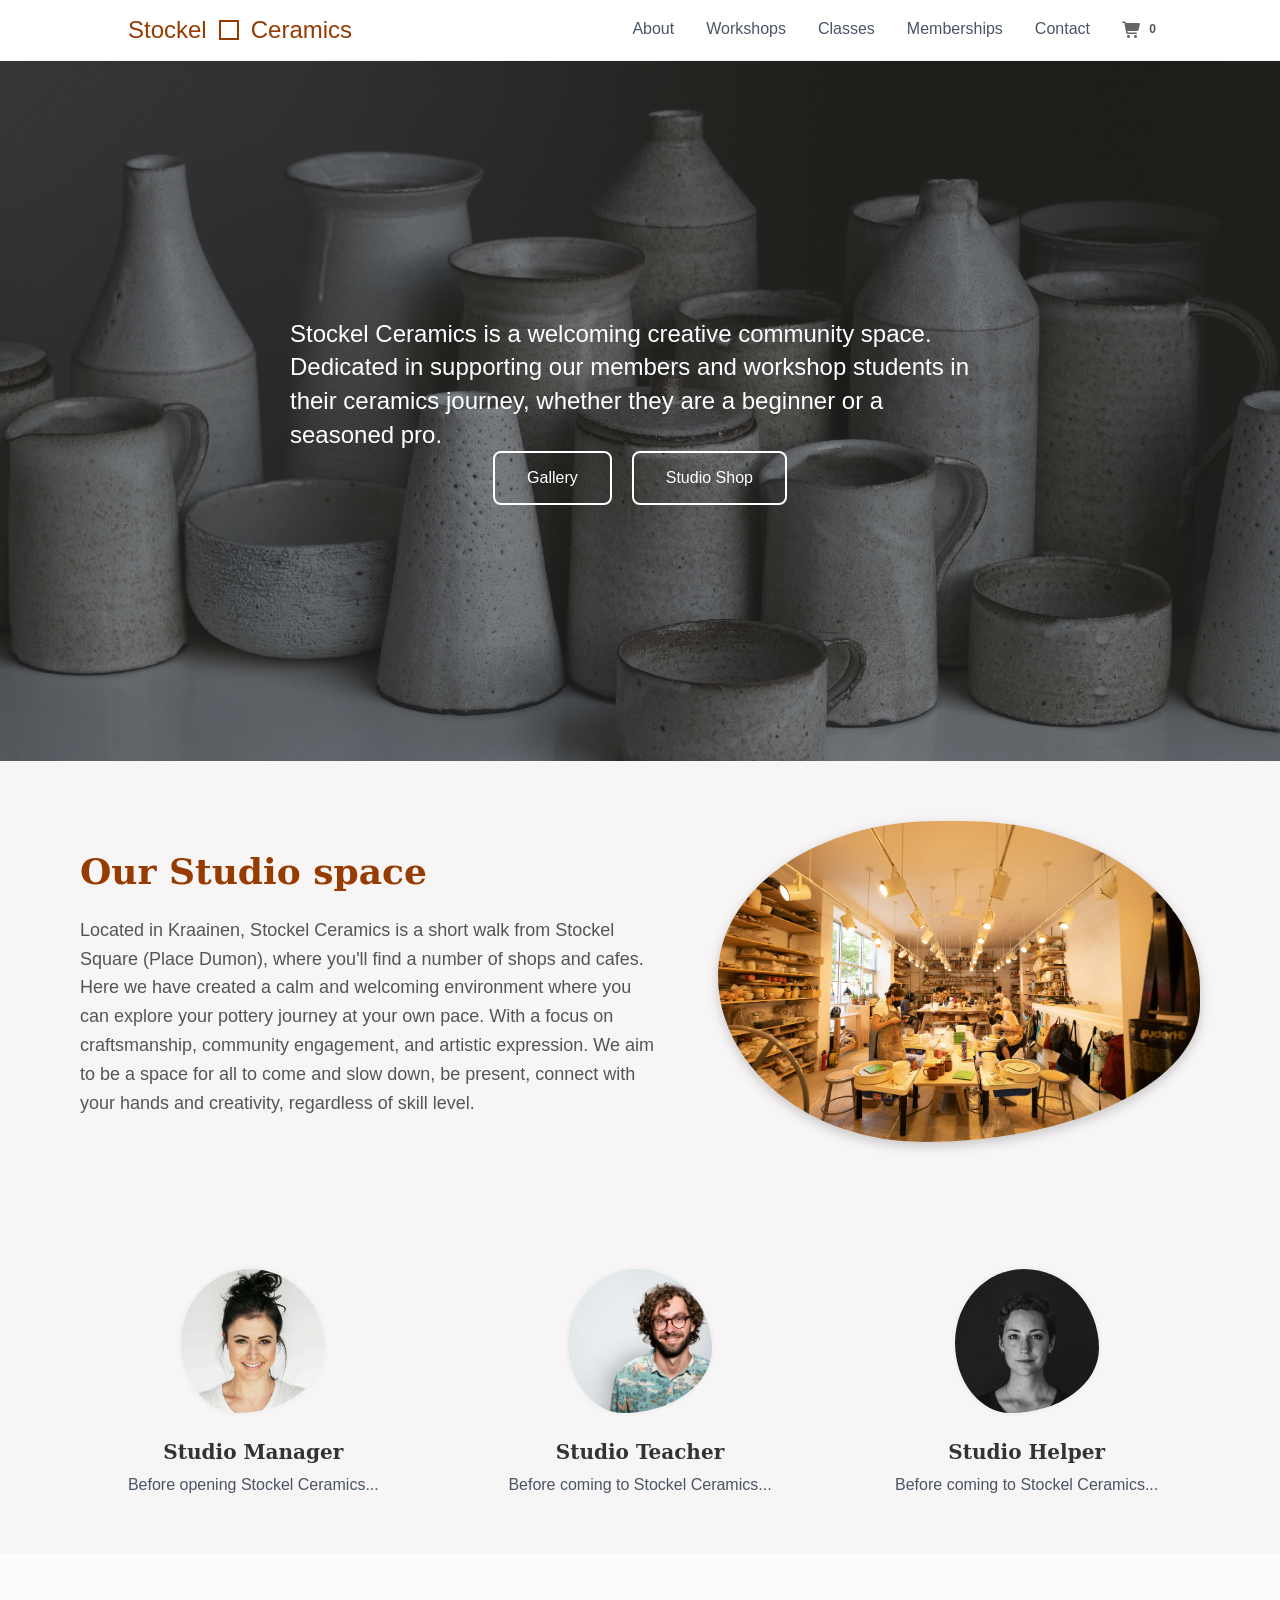
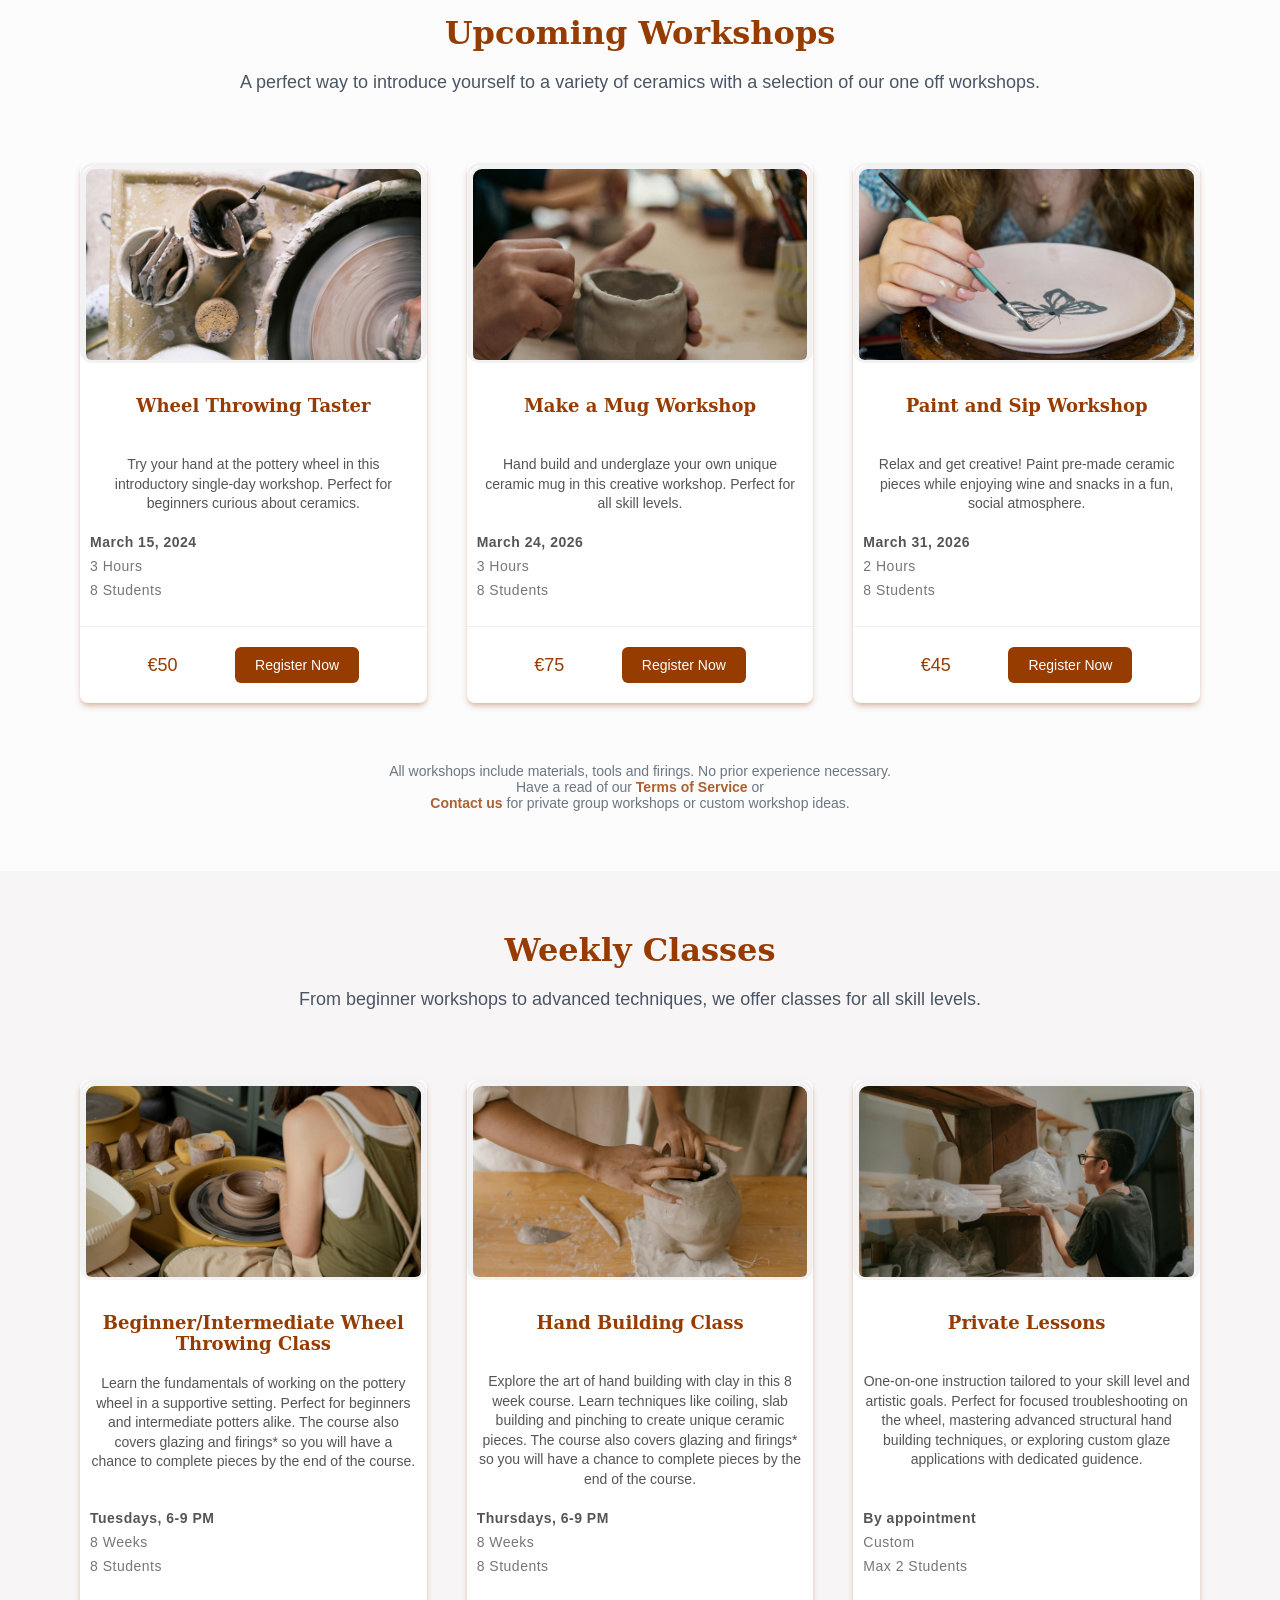
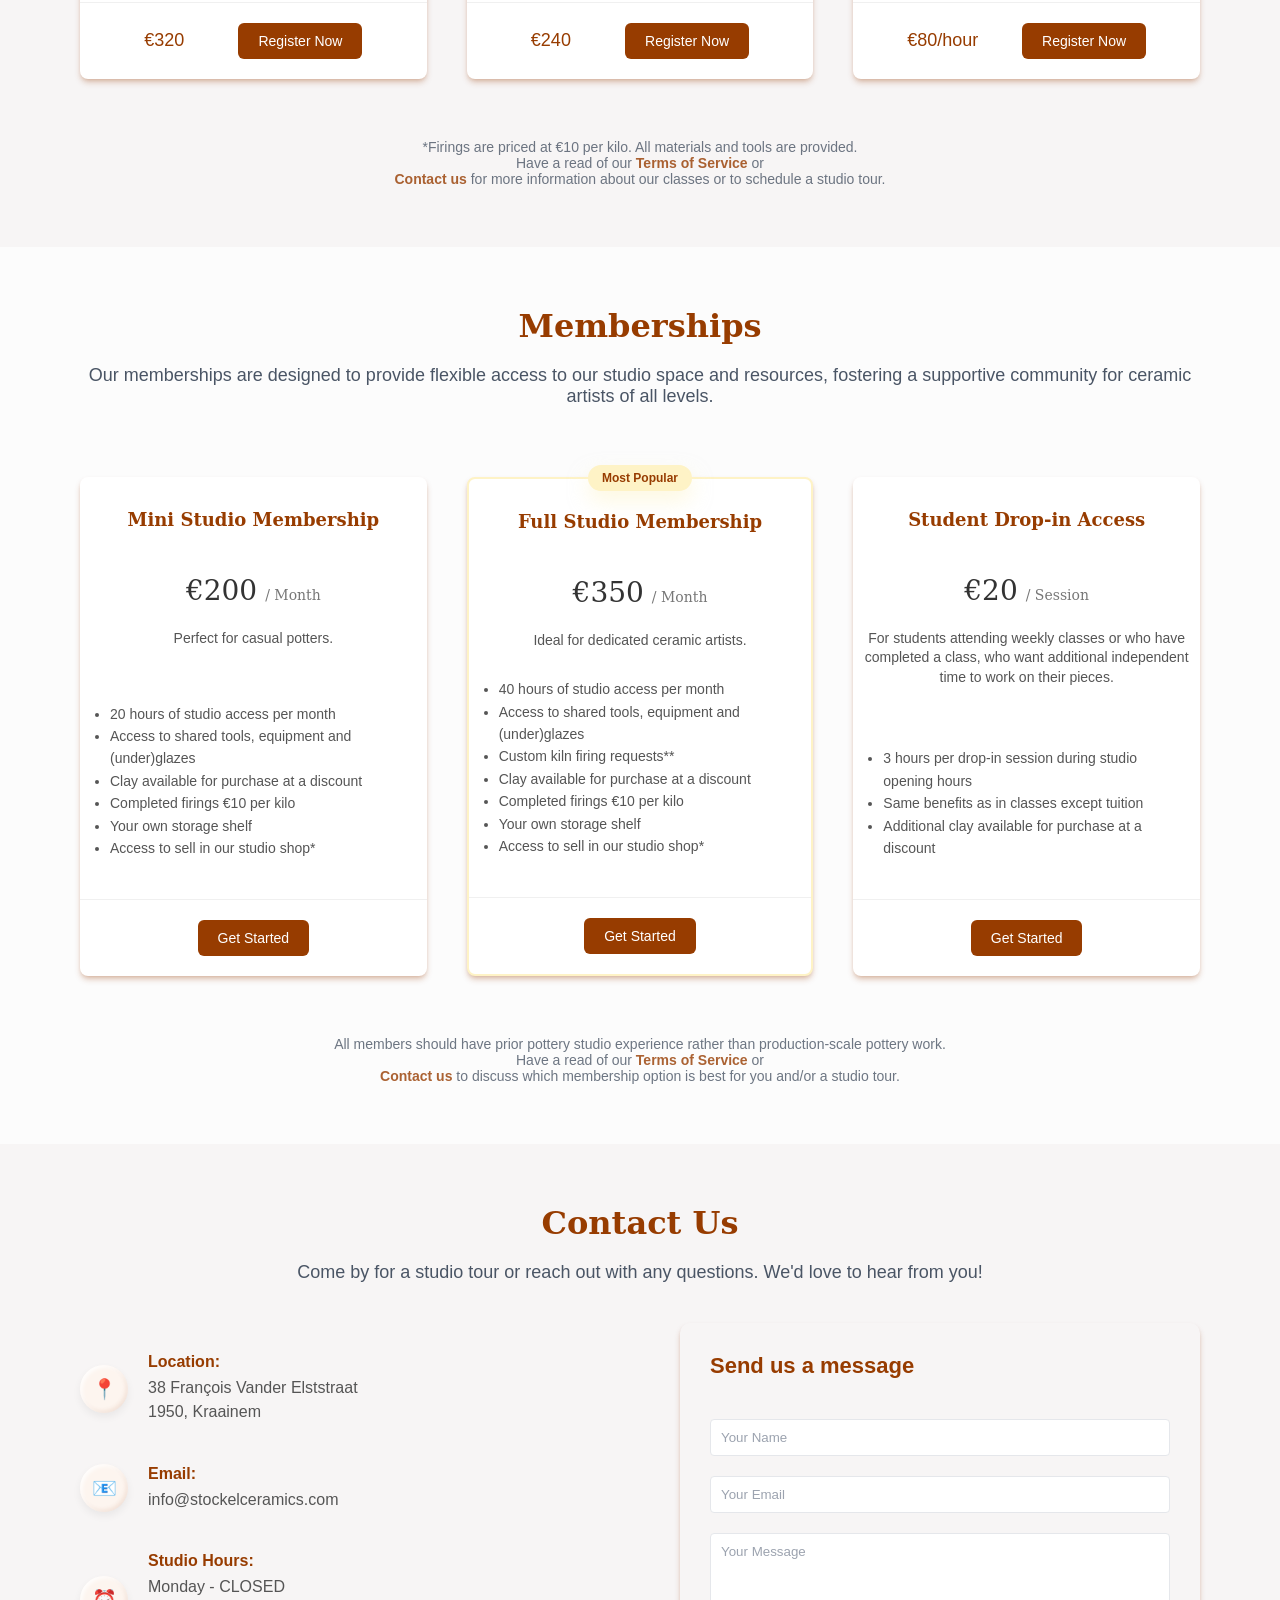
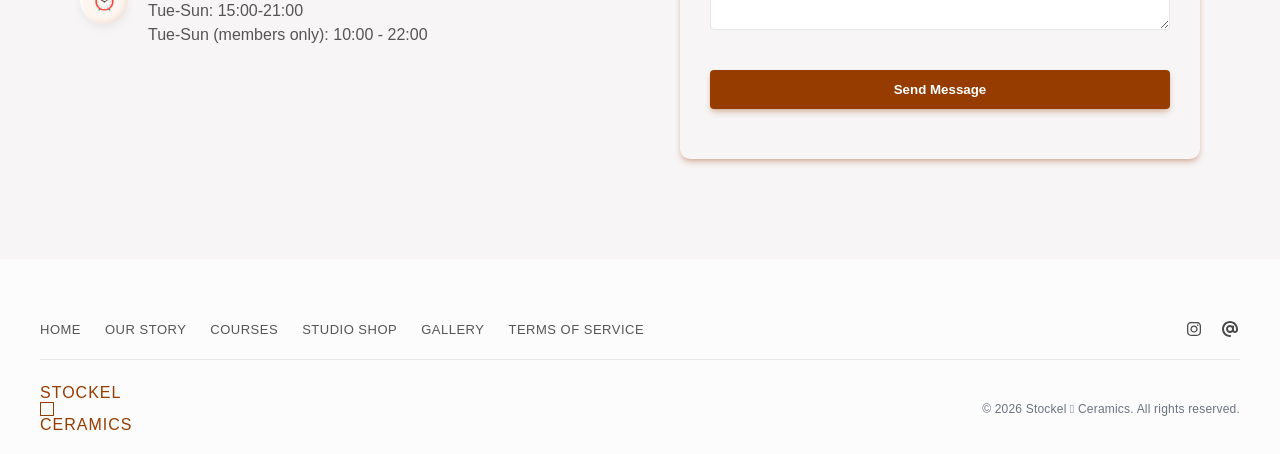
<file: index.html>
<!doctype html>
<html lang="en">
  <head>
    <meta charset="UTF-8" />
    <meta name="viewport" content="width=device-width, initial-scale=1.0" />
    <link rel="stylesheet" href="src/styles.css" />
    <title>Homepage</title>
  </head>
  <body>
    <main class="studio-webpage">
      <header class="header">
        <a href="index.html" class="logo">
          <span class="logo__text">Stockel</span>
          <div class="logo__square"></div>
          <!-- The simple square outline -->
          <span class="logo__text">Ceramics</span>
        </a>

        <nav class="navigation">
          <ul class="nav-list">
            <li><a href="index.html#about" class="nav-link">About</a></li>
            <li>
              <a href="index.html#workshops" class="nav-link">Workshops</a>
            </li>
            <li><a href="index.html#classes" class="nav-link">Classes</a></li>
            <li>
              <a href="index.html#memberships" class="nav-link">Memberships</a>
            </li>
            <li><a href="index.html#contact" class="nav-link">Contact</a></li>
            <li>
              <a href="#cart" class="nav-link nav-cart" id="nav-cart-trigger">
                <img
                  src="image/cart-shopping.svg"
                  class="nav-cart__icon"
                  alt="Shopping Cart Icon"
                />
                <span class="nav-cart-count" id="global-cart-count">0</span>
              </a>
            </li>
          </ul>
        </nav>
      </header>

      <section class="hero">
        <img
          class="hero__background"
          src="image/hero-background.jpg"
          alt="A Selection of ceramics"
          width="100%"
        />
        <p class="hero__intro">
          Stockel Ceramics is a welcoming creative community space. Dedicated in
          supporting our members and workshop students in their ceramics
          journey, whether they are a beginner or a seasoned pro.
        </p>

        <div class="hero__actions">
          <a href="gallery.html" class="gallery-btn">Gallery</a>
          <a href="shop.html" class="shop-btn">Studio Shop</a>
        </div>
      </section>

      <!-- ABOUT SECTION -->

      <section class="about-section bg-shade" id="about">
        <div class="about__hero">
          <div class="about__text">
            <h2 class="about-title">Our Studio space</h2>
            <p class="studio-intro">
              Located in Kraainen, Stockel Ceramics is a short walk from Stockel
              Square (Place Dumon), where you'll find a number of shops and
              cafes. Here we have created a calm and welcoming environment where
              you can explore your pottery journey at your own pace. With a
              focus on craftsmanship, community engagement, and artistic
              expression. We aim to be a space for all to come and slow down, be
              present, connect with your hands and creativity, regardless of
              skill level.
            </p>
          </div>

          <div class="about__image-wrapper">
            <img
              class="about__image"
              src="image/studio-view.jpg"
              alt="Member working at the pottery wheel"
              width="100%"
            />
            <div class="about__image-accent"></div>
            <!-- The simple square outline accent -->
          </div>
        </div>

        <div class="values-grid">
          <div class="value-card">
            <div class="value-card__shape">
              <img src="image/studio-manager.jpg" alt="Studio Manager" />
            </div>
            <h3 class="value-title">Studio Manager</h3>
            <p>Before opening Stockel Ceramics...</p>
          </div>

          <div class="value-card">
            <div class="value-card__shape">
              <img src="image/studio-teacher.jpg" alt="Studio Teacher" />
            </div>
            <h3 class="value-title">Studio Teacher</h3>
            <p>Before coming to Stockel Ceramics...</p>
          </div>

          <div class="value-card">
            <div class="value-card__shape">
              <img src="image/studio-helper.jpg" alt="Studio Helper" />
            </div>
            <h3 class="value-title">Studio Helper</h3>
            <p>Before coming to Stockel Ceramics...</p>
          </div>
        </div>
      </section>

      <!-- WORKSHOPS SECTION -->

      <section class="offer-section bg-light" id="workshops">
        <div class="section__header">
          <h2 class="section-title">Upcoming Workshops</h2>
          <p class="section-subtitle">
            A perfect way to introduce yourself to a variety of ceramics with a
            selection of our one off workshops.
          </p>
        </div>
        <div class="section__list">
          <div class="offer-card">
            <div class="offer-card__image">
              <img
                src="image/wheel_unsplash.jpg"
                class="offer-card__image"
                alt="Wheel Throwing Workshop"
              />
            </div>
            <div class="offer-card__content">
              <h3 class="offer-card__title">Wheel Throwing Taster</h3>
              <p class="offer-card__description">
                Try your hand at the pottery wheel in this introductory
                single-day workshop. Perfect for beginners curious about
                ceramics.
              </p>
              <span class="offer-card__date">March 15, 2024</span>
              <span class="offer-card__duration">3 Hours</span>
              <span class="offer-card__class-size">8 Students</span>
            </div>
            <div class="offer-card__footer">
              <span class="offer-card__price">€50</span>
              <button class="offer-card__register-btn">Register Now</button>
            </div>
          </div>

          <div class="offer-card">
            <div class="offer-card__image">
              <img
                src="image/hand-build-a-mug.jpg"
                class="offer-card__image"
                alt="Hand Build a Mug Workshop"
              />
            </div>
            <div class="offer-card__content">
              <h3 class="offer-card__title">Make a Mug Workshop</h3>
              <p class="offer-card__description">
                Hand build and underglaze your own unique ceramic mug in this
                creative workshop. Perfect for all skill levels.
              </p>
              <span class="offer-card__date">March 24, 2026</span>
              <span class="offer-card__duration">3 Hours</span>
              <span class="offer-card__class-size">8 Students</span>
            </div>
            <div class="offer-card__footer">
              <span class="offer-card__price">€75</span>
              <button class="offer-card__register-btn">Register Now</button>
            </div>
          </div>

          <div class="offer-card">
            <div class="offer-card__image">
              <img
                src="image/paint-a-plate.jpg"
                class="offer-card__image"
                alt="Paint and Sip Workshop"
              />
            </div>
            <div class="offer-card__content">
              <h3 class="offer-card__title">Paint and Sip Workshop</h3>
              <p class="offer-card__description">
                Relax and get creative! Paint pre-made ceramic pieces while
                enjoying wine and snacks in a fun, social atmosphere.
              </p>
              <span class="offer-card__date">March 31, 2026</span>
              <span class="offer-card__duration">2 Hours</span>
              <span class="offer-card__class-size">8 Students</span>
            </div>
            <div class="offer-card__footer">
              <span class="offer-card__price">€45</span>
              <button class="offer-card__register-btn">Register Now</button>
            </div>
          </div>
        </div>

        <div class="offer__footer">
          <p class="offer__footer-text">
            All workshops include materials, tools and firings. No prior
            experience necessary.
            <br />
            Have a read of our
            <a href="terms.html" class="termsofservice-link" target="_blank"
              >Terms of Service</a
            >
            or
            <br />
            <a href="#contact" class="offer__contact-link">Contact us</a> for
            private group workshops or custom workshop ideas.
          </p>
        </div>
      </section>

      <!-- CLASSES SECTION-->

      <section class="offer-section bg-shade" id="classes">
        <div class="section__header">
          <h2 class="section-title">Weekly Classes</h2>
          <p class="section-subtitle">
            From beginner workshops to advanced techniques, we offer classes for
            all skill levels.
          </p>
        </div>
        <div class="section__list">
          <div class="offer-card">
            <div class="offer-card__image">
              <img
                src="image/throwing_unsplash.jpg"
                class="offer-card__image"
                alt="Beginner/ Intermediate Class"
              />
            </div>
            <div class="offer-card__content">
              <h3 class="offer-card__title">
                Beginner/Intermediate Wheel Throwing Class
              </h3>
              <p class="offer-card__description">
                Learn the fundamentals of working on the pottery wheel in a
                supportive setting. Perfect for beginners and intermediate
                potters alike. The course also covers glazing and firings* so
                you will have a chance to complete pieces by the end of the
                course.
              </p>
              <span class="offer-card__date">Tuesdays, 6-9 PM</span>
              <span class="offer-card__duration">8 Weeks</span>
              <span class="offer-card__class-size">8 Students</span>
            </div>
            <div class="offer-card__footer">
              <span class="offer-card__price">€320</span>
              <button class="offer-card__register-btn">Register Now</button>
            </div>
          </div>

          <div class="offer-card">
            <div class="offer-card__image">
              <img
                src="image/hand-building.jpg"
                class="offer-card__image"
                alt="Hand Building Class"
              />
            </div>
            <div class="offer-card__content">
              <h3 class="offer-card__title">Hand Building Class</h3>
              <p class="offer-card__description">
                Explore the art of hand building with clay in this 8 week
                course. Learn techniques like coiling, slab building and
                pinching to create unique ceramic pieces. The course also covers
                glazing and firings* so you will have a chance to complete
                pieces by the end of the course.
              </p>
              <span class="offer-card__date">Thursdays, 6-9 PM</span>
              <span class="offer-card__duration">8 Weeks</span>
              <span class="offer-card__class-size">8 Students</span>
            </div>
            <div class="offer-card__footer">
              <span class="offer-card__price">€240</span>
              <button class="offer-card__register-btn">Register Now</button>
            </div>
          </div>

          <div class="offer-card">
            <div class="offer-card__image">
              <img
                src="image/student-works.jpg"
                class="offer-card__image"
                alt="Student Works"
              />
            </div>
            <div class="offer-card__content">
              <h3 class="offer-card__title">Private Lessons</h3>
              <p class="offer-card__description">
                One-on-one instruction tailored to your skill level and artistic
                goals. Perfect for focused troubleshooting on the wheel,
                mastering advanced structural hand building techniques, or
                exploring custom glaze applications with dedicated guidence.
              </p>
              <span class="offer-card__date">By appointment</span>
              <span class="offer-card__duration">Custom</span>
              <span class="offer-card__class-size">Max 2 Students</span>
            </div>

            <div class="offer-card__footer">
              <span class="offer-card__price">€80/hour</span>
              <button class="offer-card__register-btn">Register Now</button>
            </div>
          </div>
        </div>

        <div class="offer__footer">
          <p class="offer__footer-text">
            *Firings are priced at €10 per kilo. All materials and tools are
            provided. <br />
            Have a read of our
            <a href="terms.html" class="termsofservice-link" target="_blank"
              >Terms of Service</a
            >
            or
            <br />
            <a href="index.html#contact" class="offer__contact-link"
              >Contact us</a
            >
            for more information about our classes or to schedule a studio tour.
          </p>
        </div>
      </section>

      <!-- MEMBERSHIP SECTION -->

      <section class="offer-section bg-light" id="memberships">
        <div class="section__header">
          <h2 class="section-title">Memberships</h2>
          <p class="section-subtitle">
            Our memberships are designed to provide flexible access to our
            studio space and resources, fostering a supportive community for
            ceramic artists of all levels.
          </p>
        </div>
        <div class="section__list">
          <div class="offer-card">
            <div class="offer-card__content">
              <h3 class="offer-card__title">Mini Studio Membership</h3>
              <div class="membership-card__price-box">
                <span class="membership-card__price">€200</span>
                <span class="membership-card__period">/ Month</span>
              </div>
              <p class="membership-card__description">
                Perfect for casual potters.
              </p>
              <ul class="membership-benefits">
                <li>20 hours of studio access per month</li>
                <li>Access to shared tools, equipment and (under)glazes</li>
                <li>Clay available for purchase at a discount</li>
                <li>Completed firings €10 per kilo</li>
                <li>Your own storage shelf</li>
                <li>Access to sell in our studio shop*</li>
              </ul>
            </div>

            <div class="offer-card__footer">
              <button class="offer-card__register-btn">Get Started</button>
            </div>
          </div>

          <div class="offer-card offer-card--most-popular">
            <div class="offer-card__badge">Most Popular</div>
            <!-- The badge for the most popular membership -->
            <div class="offer-card__content">
              <h3 class="offer-card__title">Full Studio Membership</h3>
              <div class="membership-card__price-box">
                <span class="membership-card__price">€350</span>
                <span class="membership-card__period">/ Month</span>
              </div>
              <p class="membership-card__description">
                Ideal for dedicated ceramic artists.
              </p>
              <ul class="membership-benefits">
                <li>40 hours of studio access per month</li>
                <li>Access to shared tools, equipment and (under)glazes</li>
                <li>Custom kiln firing requests**</li>
                <li>Clay available for purchase at a discount</li>
                <li>Completed firings €10 per kilo</li>
                <li>Your own storage shelf</li>
                <li>Access to sell in our studio shop*</li>
              </ul>
            </div>

            <div class="offer-card__footer">
              <button
                class="offer-card__register-btn offer-card__register-btn--most-popular"
              >
                Get Started
              </button>
            </div>
          </div>

          <div class="offer-card">
            <div class="offer-card__content">
              <h3 class="offer-card__title">Student Drop-in Access</h3>
              <div class="membership-card__price-box">
                <span class="membership-card__price">€20</span>
                <span class="membership-card__period">/ Session</span>
              </div>
              <p class="membership-card__description">
                For students attending weekly classes or who have completed a
                class, who want additional independent time to work on their
                pieces.
              </p>
              <ul class="membership-benefits">
                <li>3 hours per drop-in session during studio opening hours</li>
                <li>Same benefits as in classes except tuition</li>
                <li>Additional clay available for purchase at a discount</li>
              </ul>
            </div>

            <div class="offer-card__footer">
              <button class="offer-card__register-btn">Get Started</button>
            </div>
          </div>
        </div>

        <div class="offer__footer">
          <p class="offer__footer-text">
            All members should have prior pottery studio experience rather than
            production-scale pottery work. <br />
            Have a read of our
            <a href="terms.html" class="termsofservice-link" target="_blank"
              >Terms of Service</a
            >
            or
            <br />
            <a href="index.html#contact" class="offer__contact-link"
              >Contact us</a
            >
            to discuss which membership option is best for you and/or a studio
            tour.
          </p>
        </div>
      </section>

      <!-- CONTACT PAGE -->

      <section class="contact-section bg-shade" id="contact">
        <div class="contact-us__header">
          <h2 class="section-title">Contact Us</h2>
          <p class="section-subtitle">
            Come by for a studio tour or reach out with any questions. We'd love
            to hear from you!
          </p>
        </div>

        <div class="contact-us__container">
          <div class="contact-us__info">
            <div class="info-details">
              <div class="info-icon">📍</div>
              <div class="info-text">
                <strong>Location:</strong>
                <p>38 François Vander Elststraat<br />1950, Kraainem</p>
              </div>
            </div>

            <div class="info-details">
              <div class="info-icon">📧</div>
              <div class="info-text">
                <strong>Email:</strong>
                <p>info@stockelceramics.com</p>
              </div>
            </div>

            <div class="info-details">
              <div class="info-icon">⏰</div>
              <div class="info-text">
                <strong>Studio Hours:</strong>
                <p>
                  Monday - CLOSED<br />Tue-Sun: 15:00-21:00<br />Tue-Sun
                  (members only): 10:00 - 22:00
                </p>
              </div>
            </div>
          </div>

          <form class="contact-form" id="contact-form">
            <h3 class="form-header">Send us a message</h3>
            <div class="user-details">
              <input type="text" name="name" placeholder="Your Name" required />
              <input
                type="email"
                name="email"
                placeholder="Your Email"
                required
              />
              <textarea
                name="message"
                placeholder="Your Message"
                rows="5"
                required
              ></textarea>
            </div>
            <button type="submit" class="btn-submit">Send Message</button>
          </form>
        </div>
      </section>

      <!-- FOOTER -->

      <footer class="footer">
        <div class="site-footer__container">
          <div class="site-footer__top-row">
            <nav class="site-footer__nav">
              <a href="index.html">Home</a>
              <a href="index.html#about">Our Story</a>
              <a href="index.html#workshops">Courses</a>
              <a href="shop.html">Studio Shop</a>
              <a href="gallery.html">Gallery</a>
              <a href="terms.html">Terms of Service</a>
            </nav>
            <div class="site-footer__socials">
              <a
                href="https://instagram.com/stockelceramics"
                target="_blank"
                aria-label="Instagram"
                class="social-icons"
              >
                <img
                  src="image/instagram-logo.svg"
                  alt="IG logo"
                  class="social-logo-svg"
                />
              </a>
              <a
                href="index.html#contact"
                aria-label="Contact Email"
                class="social-icons"
              >
                <img
                  src="image/email-logo.svg"
                  alt="Email logo"
                  class="social-logo-svg"
                />
              </a>
            </div>
          </div>

          <hr class="site-footer__divider" />

          <div class="site-footer__bottom-row">
            <div class="site-footer__brand">
              <a href="#top" class="footer-logo">
                <span class="site-footer__logo">Stockel</span>
                <div class="site-footer__logo-square"></div>
                <!-- The simple square outline -->
                <span class="site-footer__logo">Ceramics</span>
              </a>
            </div>
            <p class="site-footer__copyright">
              © 2026 Stockel ⃞ Ceramics. All rights reserved.
            </p>
          </div>
        </div>
      </footer>
    </main>

    <!-- SENT MESSAGE CONFIRMATION -->

    <div class="sent-message-overlay hidden" id="sent-message-popup">
      <div class="sent-message-card">
        <h2 class="sent-message__header">
          <img
            src="image/paper-plane.svg"
            class="sent-message__image"
            alt="paper plane icon"
          />Message Sent!
        </h2>
        <p>Thank you for your message. We'll be in touch soon!.</p>
      </div>
    </div>

    <!-- CART SIDEBAR -->

    <div class="cart-sidebar-overlay hidden-cart" id="cart-sidebar">
      <div class="cart-sidecar-panel">
        <div class="cart-sidecar__header">
          <img
            src="image/cart-arrow-down.svg"
            class="cart-sidecar__icon"
            alt="Cart Down Arrow Icon"
          />
          <h2>Added to cart!</h2>
        </div>

        <div class="cart-sidecar__content" id="cart-items-list">
          <!-- Dynamically populated cart items will go here -->
        </div>

        <div class="cart-panel__footer">
          <a href="shop.html" class="btn-view-cart" id="btn-view-cart"
            >View Shop</a
          >
          <a href="checkout.html" class="btn-checkout" id="btn-checkout"
            >Checkout</a
          >
        </div>
      </div>
    </div>

    <script src="src/index.js"></script>
  </body>
</html>
</file>
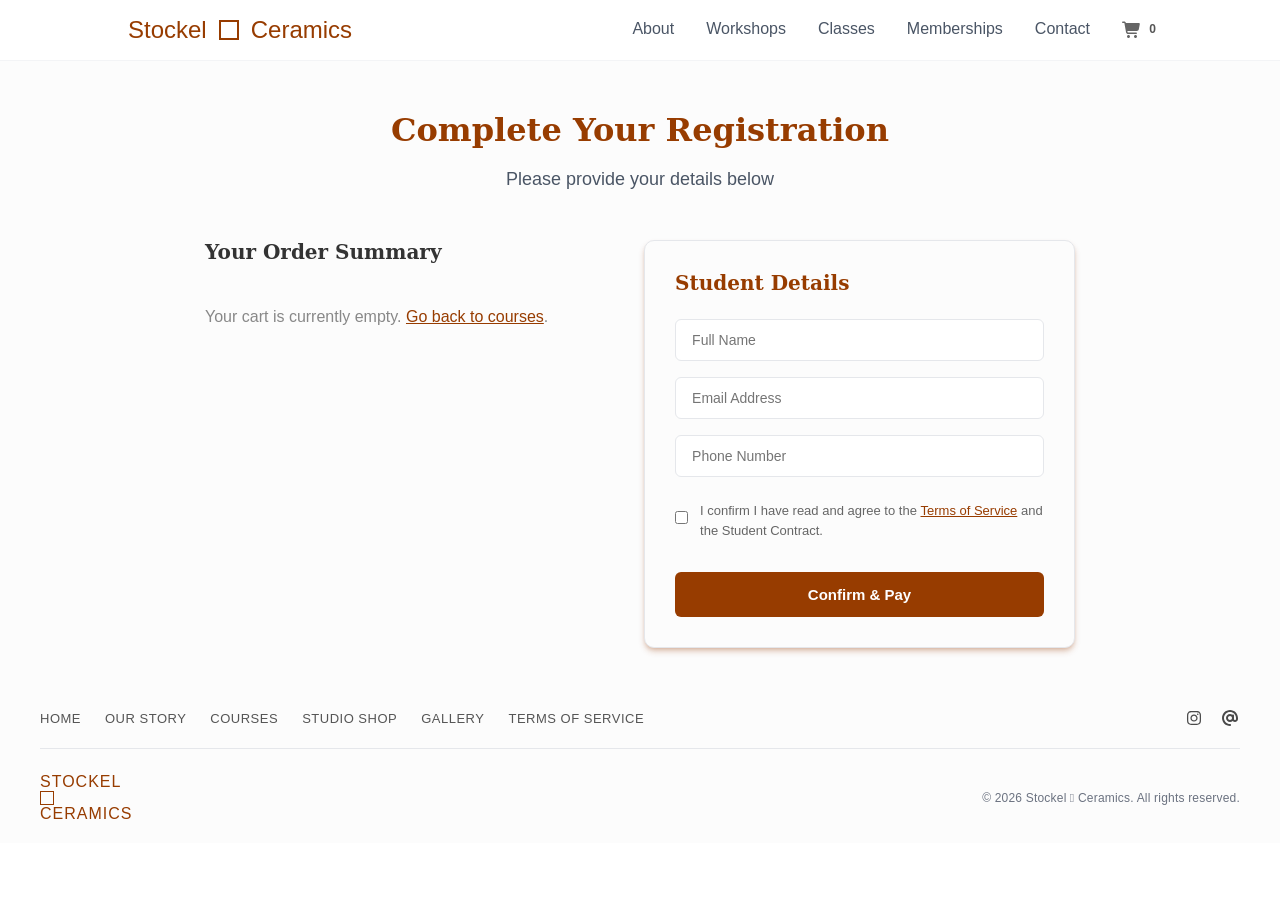
<file: checkout.html>
<!doctype html>
<html lang="en">
  <head>
    <meta charset="UTF-8" />
    <meta name="viewport" content="width=device-width, initial-scale=1.0" />
    <title>Checkout</title>
    <link rel="stylesheet" href="src/styles.css" />
  </head>
  <body>
    <main class="studio-page">
      <header class="header">
        <a href="index.html" class="logo">
          <span class="logo__text">Stockel</span>
          <div class="logo__square"></div>
          <!-- The simple square outline -->
          <span class="logo__text">Ceramics</span>
        </a>

        <nav class="navigation">
          <ul class="nav-list">
            <li><a href="index.html#about" class="nav-link">About</a></li>
            <li>
              <a href="index.html#workshops" class="nav-link">Workshops</a>
            </li>
            <li><a href="index.html#classes" class="nav-link">Classes</a></li>
            <li>
              <a href="index.html#memberships" class="nav-link">Memberships</a>
            </li>
            <li><a href="index.html#contact" class="nav-link">Contact</a></li>
            <li>
              <a href="#" class="nav-link nav-cart" id="nav-cart-trigger">
                <img
                  src="image/cart-shopping.svg"
                  class="nav-cart__icon"
                  alt="Shopping Cart Icon"
                />
                <span class="nav-cart-count" id="global-cart-count">0</span>
              </a>
            </li>
          </ul>
        </nav>
      </header>

      <!--REGISTRATION + CHECKOUT FORM-->

      <section class="checkout-page__section">
        <div class="checkout-page__header">
          <h2 class="section-title">Complete Your Registration</h2>
          <p class="section-subtitle">Please provide your details below</p>
        </div>

        <div class="checkout-page__container">
          <div class="checkout-page__summary-panel">
            <h3 class="checkout-page-title">Your Order Summary</h3>
            <div id="checkout-items-summary">
              <!--JS automatically stacks user cart rows here-->
            </div>
          </div>

          <form class="checkout-form-card" id="checkout-form" novalidate>
            <h3 class="checkout-form-header">Student Details</h3>

            <div class="checkout-user-details">
              <input
                type="text"
                id="checkout-name"
                placeholder="Full Name"
                required
              />
            </div>
            <div class="checkout-user-details">
              <input
                type="email"
                id="checkout-email"
                placeholder="Email Address"
                required
              />
            </div>
            <div class="checkout-user-details">
              <input
                type="tel"
                id="checkout-phone"
                placeholder="Phone Number"
                required
              />
            </div>

            <div class="checkout-terms-checkbox">
              <input type="checkbox" id="checkout-terms" required />
              <label for="checkout-terms">
                I confirm I have read and agree to the
                <a href="terms.html" target="_blank">Terms of Service</a>
                and the Student Contract.
              </label>
            </div>

            <button type="submit" class="btn-checkout-submit">
              Confirm & Pay
            </button>
          </form>
        </div>
      </section>

      <!--TERMS FOOTER-->

      <footer class="footer">
        <div class="site-footer__container">
          <div class="site-footer__top-row">
            <nav class="site-footer__nav">
              <a href="index.html">Home</a>
              <a href="index.html#about">Our Story</a>
              <a href="index.html#workshops">Courses</a>
              <a href="shop.html">Studio Shop</a>
              <a href="gallery.html">Gallery</a>
              <a href="terms.html">Terms of Service</a>
            </nav>
            <div class="site-footer__socials">
              <a
                href="https://instagram.com/stockelceramics"
                target="_blank"
                aria-label="Instagram"
                class="social-icons"
              >
                <img
                  src="image/instagram-logo.svg"
                  alt="IG logo"
                  class="social-logo-svg"
                />
              </a>
              <a
                href="index.html#contact"
                aria-label="Contact Email"
                class="social-icons"
              >
                <img
                  src="image/email-logo.svg"
                  alt="Email logo"
                  class="social-logo-svg"
                />
              </a>
            </div>
          </div>

          <hr class="site-footer__divider" />

          <div class="site-footer__bottom-row">
            <div class="site-footer__brand">
              <a href="#top" class="footer-logo">
                <span class="site-footer__logo">Stockel</span>
                <div class="site-footer__logo-square"></div>
                <!-- The simple square outline -->
                <span class="site-footer__logo">Ceramics</span>
              </a>
            </div>
            <p class="site-footer__copyright">
              © 2026 Stockel ⃞ Ceramics. All rights reserved.
            </p>
          </div>
        </div>
      </footer>
    </main>

    <!-- REGISTRATION MSG POP UP -->

    <div class="registration-msg-overlay hidden" id="registration-msg-popup">
      <div class="registration-msg-card">
        <h2 class="registration-msg__header">
          <img
            src="image/address-card.svg"
            class="registration-msg__image"
            alt="address card icon"
          />Registration Successful!
        </h2>
        <p>
          You'll be notified as soon as your items are dispatched or your course
          details are confirmed
        </p>
      </div>
    </div>

    <script src="src/index.js"></script>
  </body>
</html>
</file>
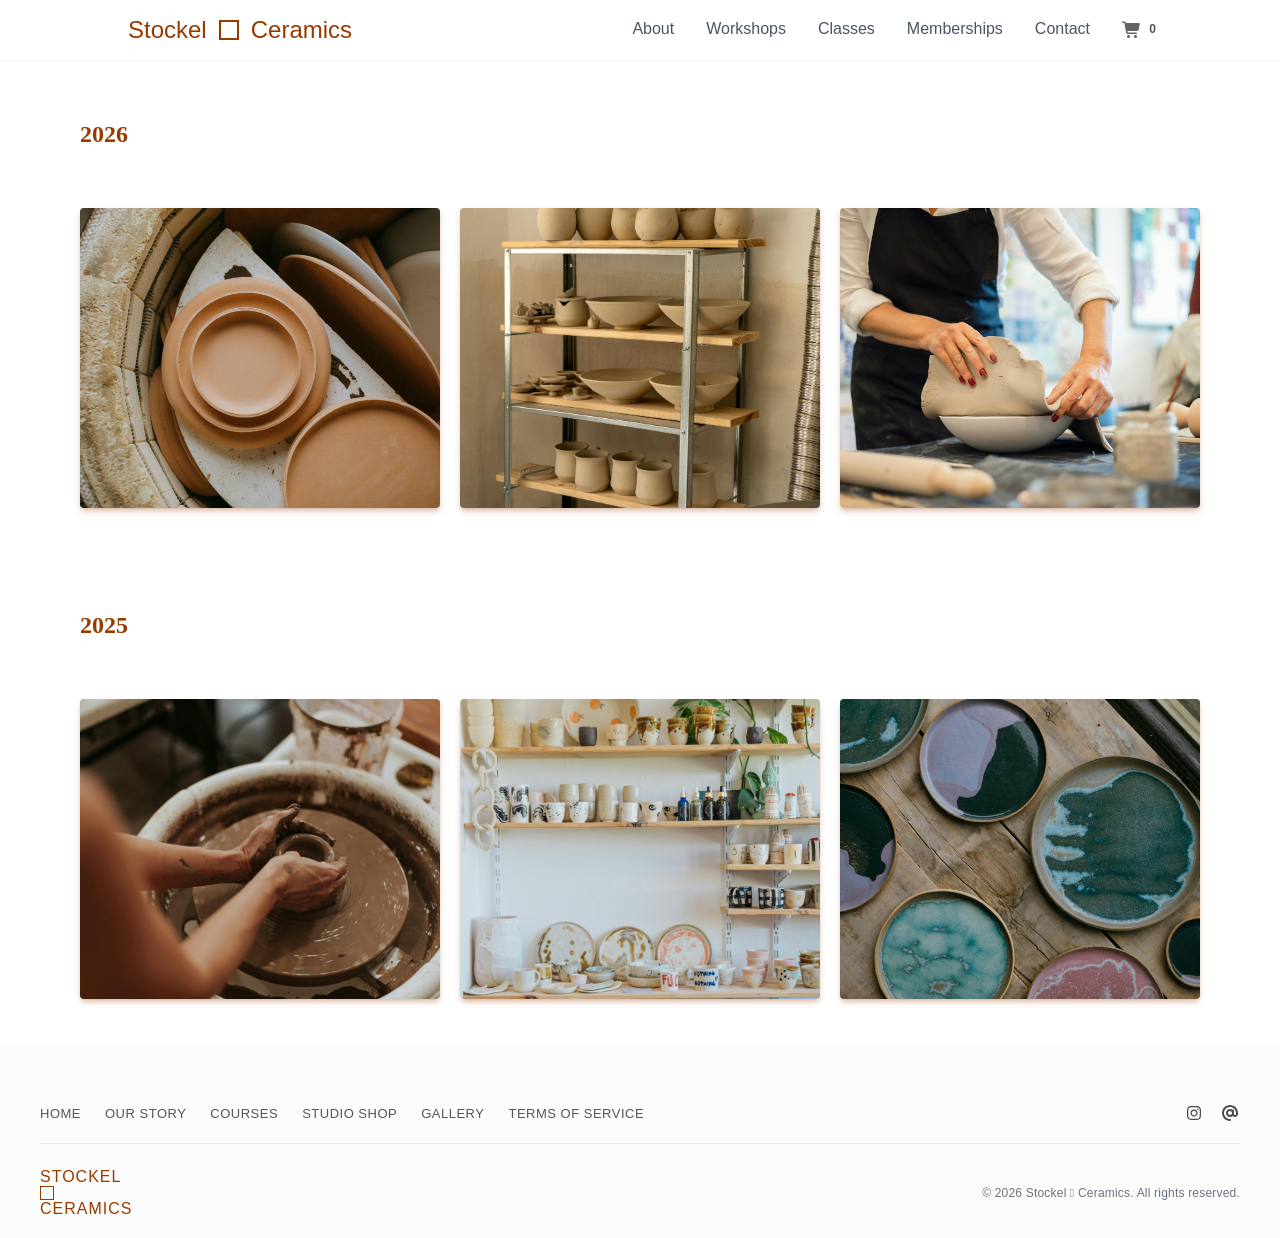
<file: gallery.html>
<!doctype html>
<html lang="en">
  <head>
    <meta charset="UTF-8" />
    <meta name="viewport" content="width=device-width, initial-scale=1.0" />
    <title>Gallery</title>
    <link rel="stylesheet" href="src/styles.css" />
  </head>
  <body>
    <main class="studio-webpage">
      <header class="header">
        <a href="index.html" class="logo">
          <span class="logo__text">Stockel</span>
          <div class="logo__square"></div>
          <!-- The simple square outline -->
          <span class="logo__text">Ceramics</span>
        </a>

        <nav class="navigation">
          <ul class="nav-list">
            <li><a href="index.html#about" class="nav-link">About</a></li>
            <li>
              <a href="index.html#workshops" class="nav-link">Workshops</a>
            </li>
            <li><a href="index.html#classes" class="nav-link">Classes</a></li>
            <li>
              <a href="index.html#memberships" class="nav-link">Memberships</a>
            </li>
            <li><a href="index.html#contact" class="nav-link">Contact</a></li>
            <li>
              <a href="#cart" class="nav-link nav-cart" id="nav-cart-trigger">
                <img
                  src="image/cart-shopping.svg"
                  class="nav-cart__icon"
                  alt="Shopping Cart Icon"
                />
                <span class="nav-cart-count" id="global-cart-count">0</span>
              </a>
            </li>
          </ul>
        </nav>
      </header>

      <div class="gallery-year__header">
        <h2>2026</h2>
        <hr />
      </div>

      <section class="gallery-grid">
        <div class="gallery-item">
          <img src="image/bisque-firing.jpg" alt="Bisque Firing" />
        </div>
        <div class="gallery-item">
          <img src="image/drying-shelf.jpg" alt="Drying Shelf" />
        </div>
        <div class="gallery-item">
          <img src="image/classes.jpg" alt="Classes" />
        </div>
      </section>

      <div class="gallery-year__header">
        <h2>2025</h2>
        <hr />
      </div>

      <section class="gallery-grid">
        <div class="gallery-item">
          <img src="image/wheel-throwing.jpg" alt="Pottery Wheel" />
        </div>
        <div class="gallery-item">
          <img src="image/student-works-01.jpg" alt="Student Works" />
        </div>
        <div class="gallery-item">
          <img src="image/glazed-plates.jpg" alt="Glazed Plates" />
        </div>
        <!-- Add more here -->
      </section>

      <footer class="footer">
        <div class="site-footer__container">
          <div class="site-footer__top-row">
            <nav class="site-footer__nav">
              <a href="index.html">Home</a>
              <a href="index.html#about">Our Story</a>
              <a href="index.html#workshops">Courses</a>
              <a href="shop.html">Studio Shop</a>
              <a href="gallery.html">Gallery</a>
              <a href="terms.html">Terms of Service</a>
            </nav>
            <div class="site-footer__socials">
              <a
                href="https://instagram.com/stockelceramics"
                target="_blank"
                aria-label="Instagram"
                class="social-icons"
              >
                <img
                  src="image/instagram-logo.svg"
                  alt="IG logo"
                  class="social-logo-svg"
                />
              </a>
              <a
                href="index.html#contact"
                aria-label="Contact Email"
                class="social-icons"
              >
                <img
                  src="image/email-logo.svg"
                  alt="Email logo"
                  class="social-logo-svg"
                />
              </a>
            </div>
          </div>

          <hr class="site-footer__divider" />

          <div class="site-footer__bottom-row">
            <div class="site-footer__brand">
              <a href="#top" class="footer-logo">
                <span class="site-footer__logo">Stockel</span>
                <div class="site-footer__logo-square"></div>
                <!-- The simple square outline -->
                <span class="site-footer__logo">Ceramics</span>
              </a>
            </div>
            <p class="site-footer__copyright">
              © 2026 Stockel ⃞ Ceramics. All rights reserved.
            </p>
          </div>
        </div>
      </footer>
    </main>

    <!-- CART SIDEBAR -->

    <div class="cart-sidebar-overlay hidden-cart" id="cart-sidebar">
      <div class="cart-sidecar-panel">
        <div class="cart-sidecar__header">
          <img
            src="image/cart-arrow-down.svg"
            class="cart-sidecar__icon"
            alt="Cart Down Arrow Icon"
          />
          <h2>Added to cart!</h2>
        </div>

        <div class="cart-sidecar__content" id="cart-items-list">
          <!-- Dynamically populated cart items will go here -->
        </div>

        <div class="cart-panel__footer">
          <a href="shop.html" class="btn-view-cart" id="btn-view-cart"
            >View Shop</a
          >
          <a href="checkout.html" class="btn-checkout" id="btn-checkout"
            >Checkout</a
          >
        </div>
      </div>
    </div>

    <script src="src/index.js"></script>
  </body>
</html>
</file>
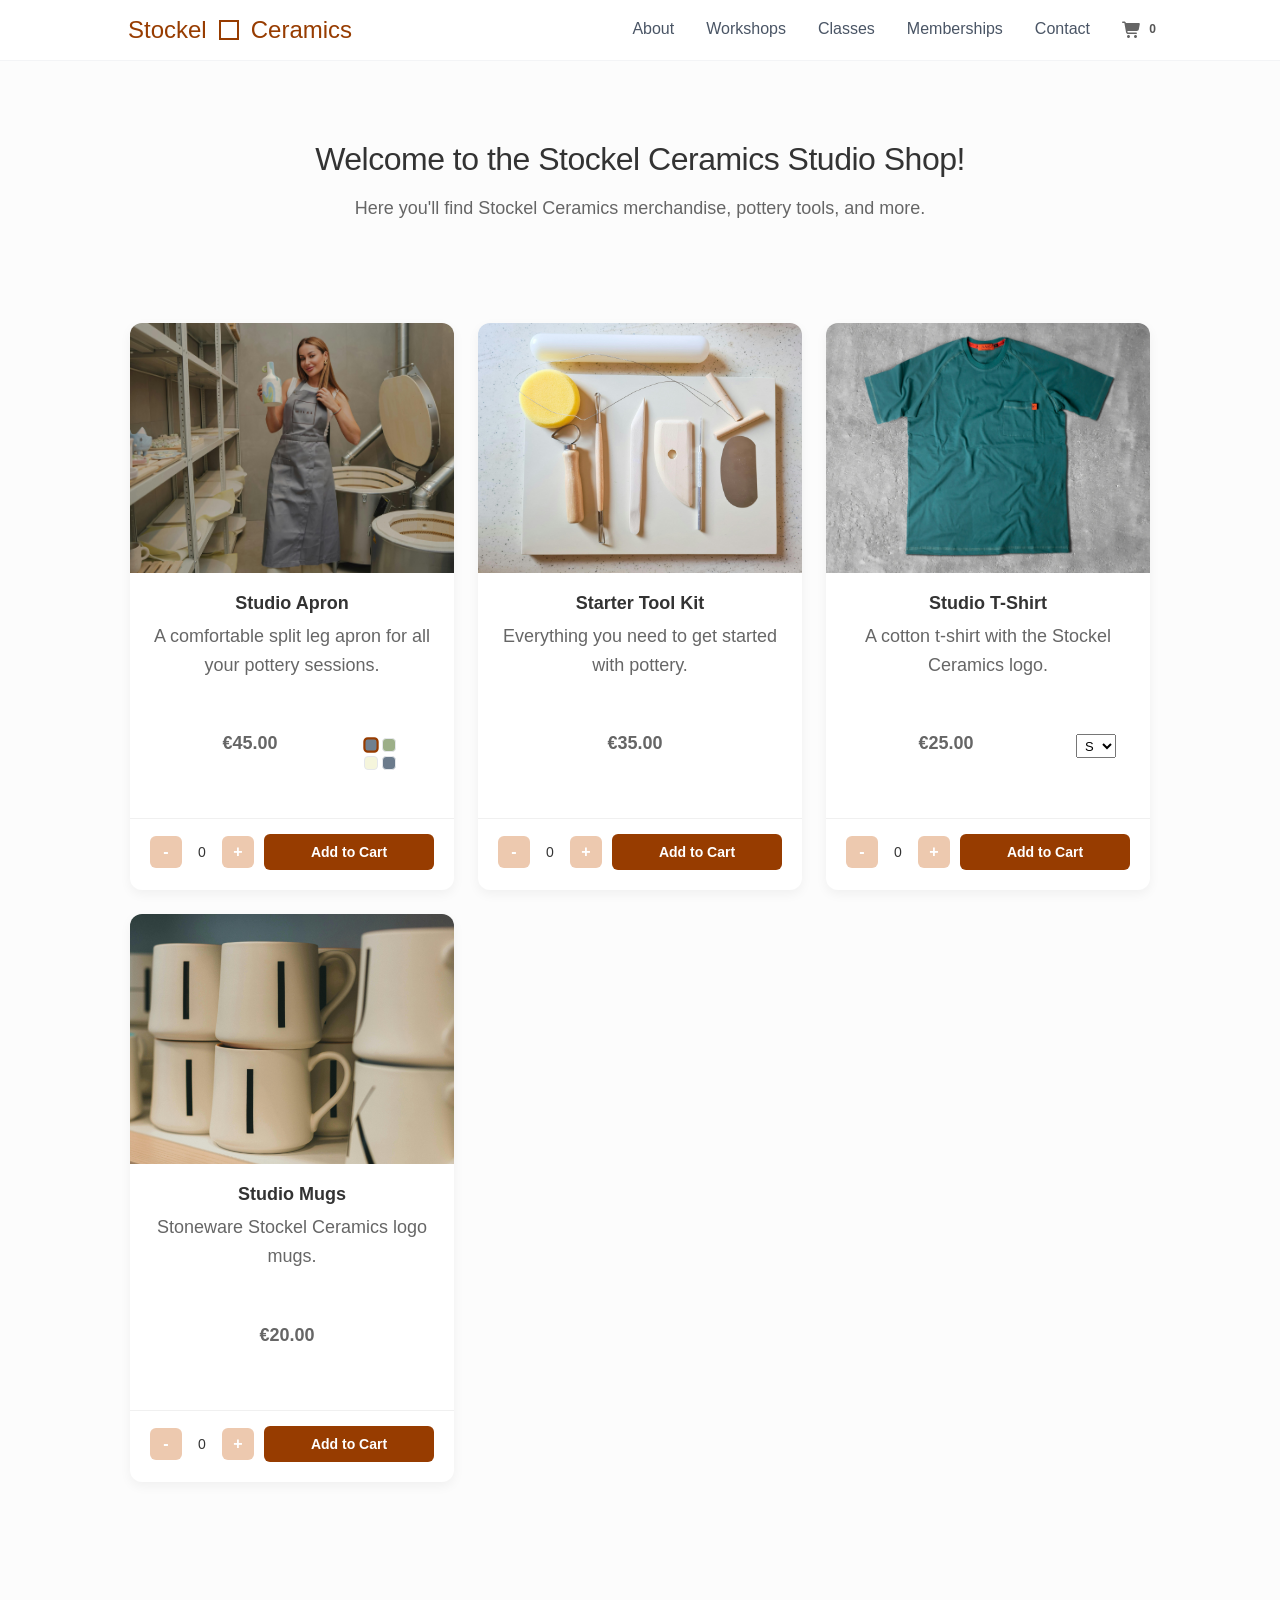
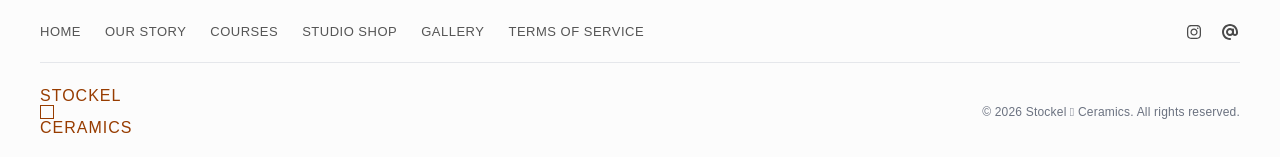
<file: shop.html>
<!doctype html>
<html lang="en">
  <head>
    <meta charset="UTF-8" />
    <meta name="viewport" content="width=device-width, initial-scale=1.0" />
    <link rel="stylesheet" href="src/styles.css" />
    <title>Studio Shop</title>
  </head>
  <body>
    <main class="studio-page">
      <header class="header">
        <a href="index.html" class="logo">
          <span class="logo__text">Stockel</span>
          <div class="logo__square"></div>
          <!-- The simple square outline -->
          <span class="logo__text">Ceramics</span>
        </a>

        <nav class="navigation">
          <ul class="nav-list">
            <li><a href="index.html#about" class="nav-link">About</a></li>
            <li>
              <a href="index.html#workshops" class="nav-link">Workshops</a>
            </li>
            <li><a href="index.html#classes" class="nav-link">Classes</a></li>
            <li>
              <a href="index.html#memberships" class="nav-link">Memberships</a>
            </li>
            <li><a href="index.html#contact" class="nav-link">Contact</a></li>
            <li>
              <a href="#" class="nav-link nav-cart" id="nav-cart-trigger">
                <img
                  src="image/cart-shopping.svg"
                  class="nav-cart__icon"
                  alt="Shopping Cart Icon"
                />
                <span class="nav-cart-count" id="global-cart-count">0</span>
              </a>
            </li>
          </ul>
        </nav>
      </header>

      <!-- Shop content goes here -->

      <section class="shop-content">
        <h1>Welcome to the Stockel Ceramics Studio Shop!</h1>
        <p>
          Here you'll find Stockel Ceramics merchandise, pottery tools, and
          more.
        </p>

        <div class="shop-grid">
          <!-- Example product listing -->
          <div class="product-card">
            <div class="product-card__image">
              <img src="image/studio-apron.jpg" alt="Studio Logo Apron" />
            </div>

            <div class="product-card__info">
              <h3 class="product-card__title">Studio Apron</h3>
              <p class="product-card__description">
                A comfortable split leg apron for all your pottery sessions.
              </p>
            </div>
            <div class="product-card__details">
              <p class="product-card__price">€45.00</p>
              <div class="color-selector">
                <input type="radio" id="color-grey" name="apron-color" value="slate-grey" checked />
                <label for="color-grey">Slate Grey</label>
                <input type="radio" id="color-green" name="apron-color" value="sage-green" />
                <label for="color-green">Sage Green</label>
                <input type="radio" id="color-beige" name="apron-color" value="beige" />
                <label for="color-beige">Beige</label>
                <input type="radio" id="color-blue" name="apron-color" value="grey-blue" />
                <label for="color-blue">Grey Blue</label>
              </div>
            </div>
            <div class="product-card__footer">
              <button class="btn-decrement">-</button>
              <span class="quantity">0</span>
              <button class="btn-increment">+</button>
              <button class="btn-add-to-cart">Add to Cart</button>
            </div>
          </div>

          <div class="product-card">
            <div class="product-card__image">
              <img
                src="image/starter-tool-kit.jpg"
                alt="Pottery Starter Tool Kit"
              />
            </div>
            <div class="product-card__info">
              <h3 class="product-card__title">Starter Tool Kit</h3>
              <p class="product-card__description">
                Everything you need to get started with pottery.
              </p>
            </div>
            <div class="product-card__details">
              <p class="product-card__price">€35.00</p>
            </div>
            <div class="product-card__footer">
              <button class="btn-decrement">-</button>
              <span class="quantity">0</span>
              <button class="btn-increment">+</button>
              <button class="btn-add-to-cart">Add to Cart</button>
            </div>
          </div>

          <div class="product-card">
            <div class="product-card__image">
              <img src="image/studio-tshirt.jpg" alt="Studio Logo T-Shirt" />
            </div>
            <div class="product-card__info">
              <h3 class="product-card__title">Studio T-Shirt</h3>
              <p class="product-card__description">
                A cotton t-shirt with the Stockel Ceramics logo.
              </p>
            </div>
            <div class="product-card__details">
              <p class="product-card__price">€25.00</p>
              <div class="size-selector">
                <select class="size-dropdown">
                  <option value="small">S</option>
                  <option value="medium">M</option>
                  <option value="large">L</option>
                  <option value="x-large">XL</option>
                </select>
              </div>
            </div>

            <div class="product-card__footer">
              <button class="btn-decrement">-</button>
              <span class="quantity">0</span>
              <button class="btn-increment">+</button>
              <button class="btn-add-to-cart">Add to Cart</button>
            </div>
          </div>

          <div class="product-card">
            <div class="product-card__image">
              <img src="image/studio-mugs.jpg" alt="Studio Logo Mugs" />
            </div>
            <div class="product-card__info">
              <h3 class="product-card__title">Studio Mugs</h3>
              <p class="product-card__description">
                Stoneware Stockel Ceramics logo mugs.
              </p>
            </div>
            <div class="product-card__details">
              <p class="product-card__price">€20.00</p>
            </div>
            <div class="product-card__footer">
              <button class="btn-decrement">-</button>
              <span class="quantity">0</span>
              <button class="btn-increment">+</button>
              <button class="btn-add-to-cart">Add to Cart</button>
            </div>
          </div>
        <!-- Add more products as needed -->
      </section>

      <footer class="footer">
        <div class="site-footer__container">
          <div class="site-footer__top-row">
            <nav class="site-footer__nav">
              <a href="index.html">Home</a>
              <a href="index.html#about">Our Story</a>
              <a href="index.html#workshops">Courses</a>
              <a href="shop.html">Studio Shop</a>
              <a href="gallery.html">Gallery</a>
              <a href="terms.html">Terms of Service</a>
            </nav>
            <div class="site-footer__socials">
              <a
                href="https://instagram.com/stockelceramics"
                target="_blank"
                aria-label="Instagram"
                class="social-icons"
              >
                <img
                  src="image/instagram-logo.svg"
                  alt="IG logo"
                  class="social-logo-svg"
                />
              </a>
              <a
                href="index.html#contact"
                aria-label="Contact Email"
                class="social-icons"
              >
                <img
                  src="image/email-logo.svg"
                  alt="Email logo"
                  class="social-logo-svg"
                />
              </a>
            </div>
          </div>

          <hr class="site-footer__divider" />

          <div class="site-footer__bottom-row">
            <div class="site-footer__brand"><a href="#top" class="footer-logo">
              <span class="site-footer__logo">Stockel</span>
              <div class="site-footer__logo-square"></div>
              <!-- The simple square outline -->
              <span class="site-footer__logo">Ceramics</span>
            </a></div>
            <p class="site-footer__copyright">
              © 2026 Stockel ⃞ Ceramics. All rights reserved.
            </p>
          </div>
        </div>
      </footer>
    </main>

    <!-- CART SIDEBAR -->

    <div class="cart-sidebar-overlay hidden-cart" id="cart-sidebar">
      <div class="cart-sidecar-panel">
        <div class="cart-sidecar__header">
          <img
            src="image/cart-arrow-down.svg"
            class="cart-sidecar__icon"
            alt="Cart Down Arrow Icon"
          />
          <h2>Added to cart!</h2>
        </div>

        <div class="cart-sidecar__content" id="cart-items-list">
          <!-- Dynamically populated cart items will go here -->
        </div>

        <div class="cart-panel__footer">
          <a href="shop.html" class="btn-view-cart" id="btn-view-cart"
            >View Shop</a
          >
          <a href="checkout.html" class="btn-checkout" id="btn-checkout"
            >Checkout</a
          >
        </div>
      </div>
    </div>

    <script src="src/index.js"></script>
  </body>
</html>
</file>
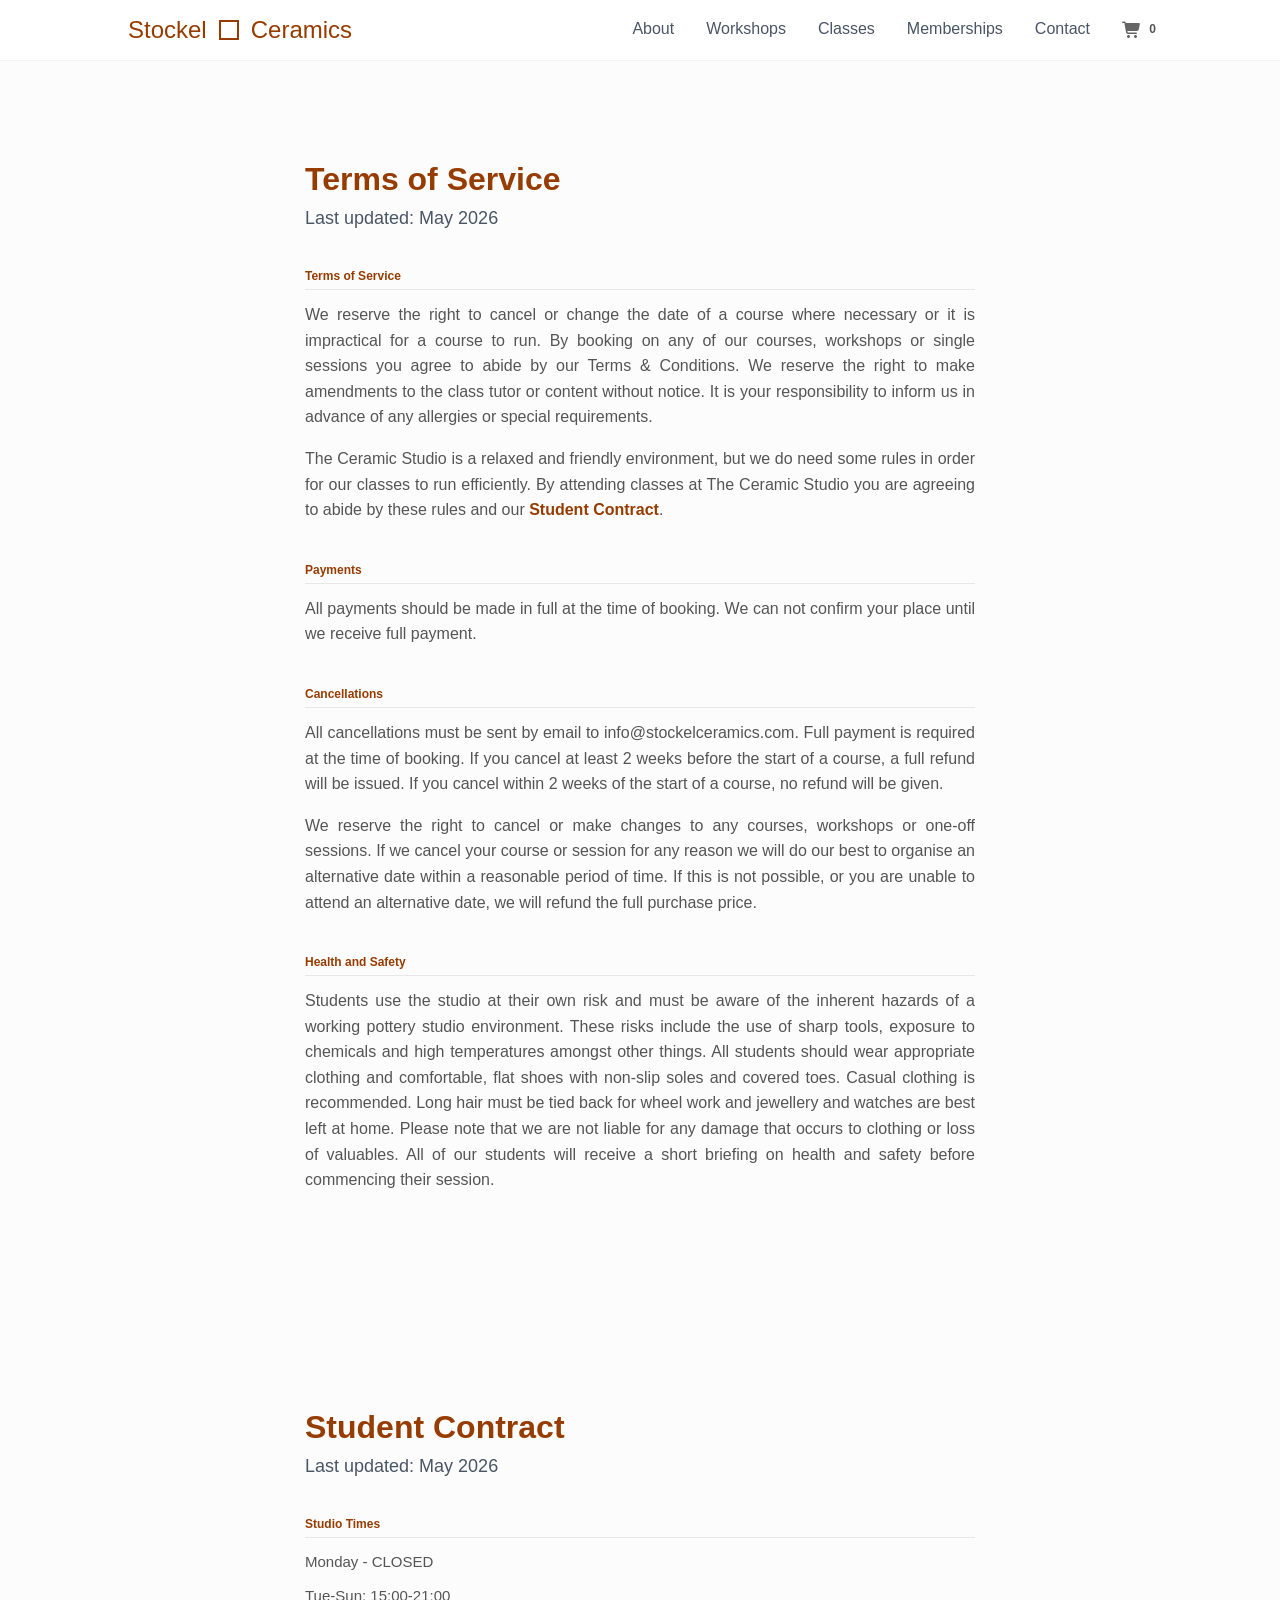
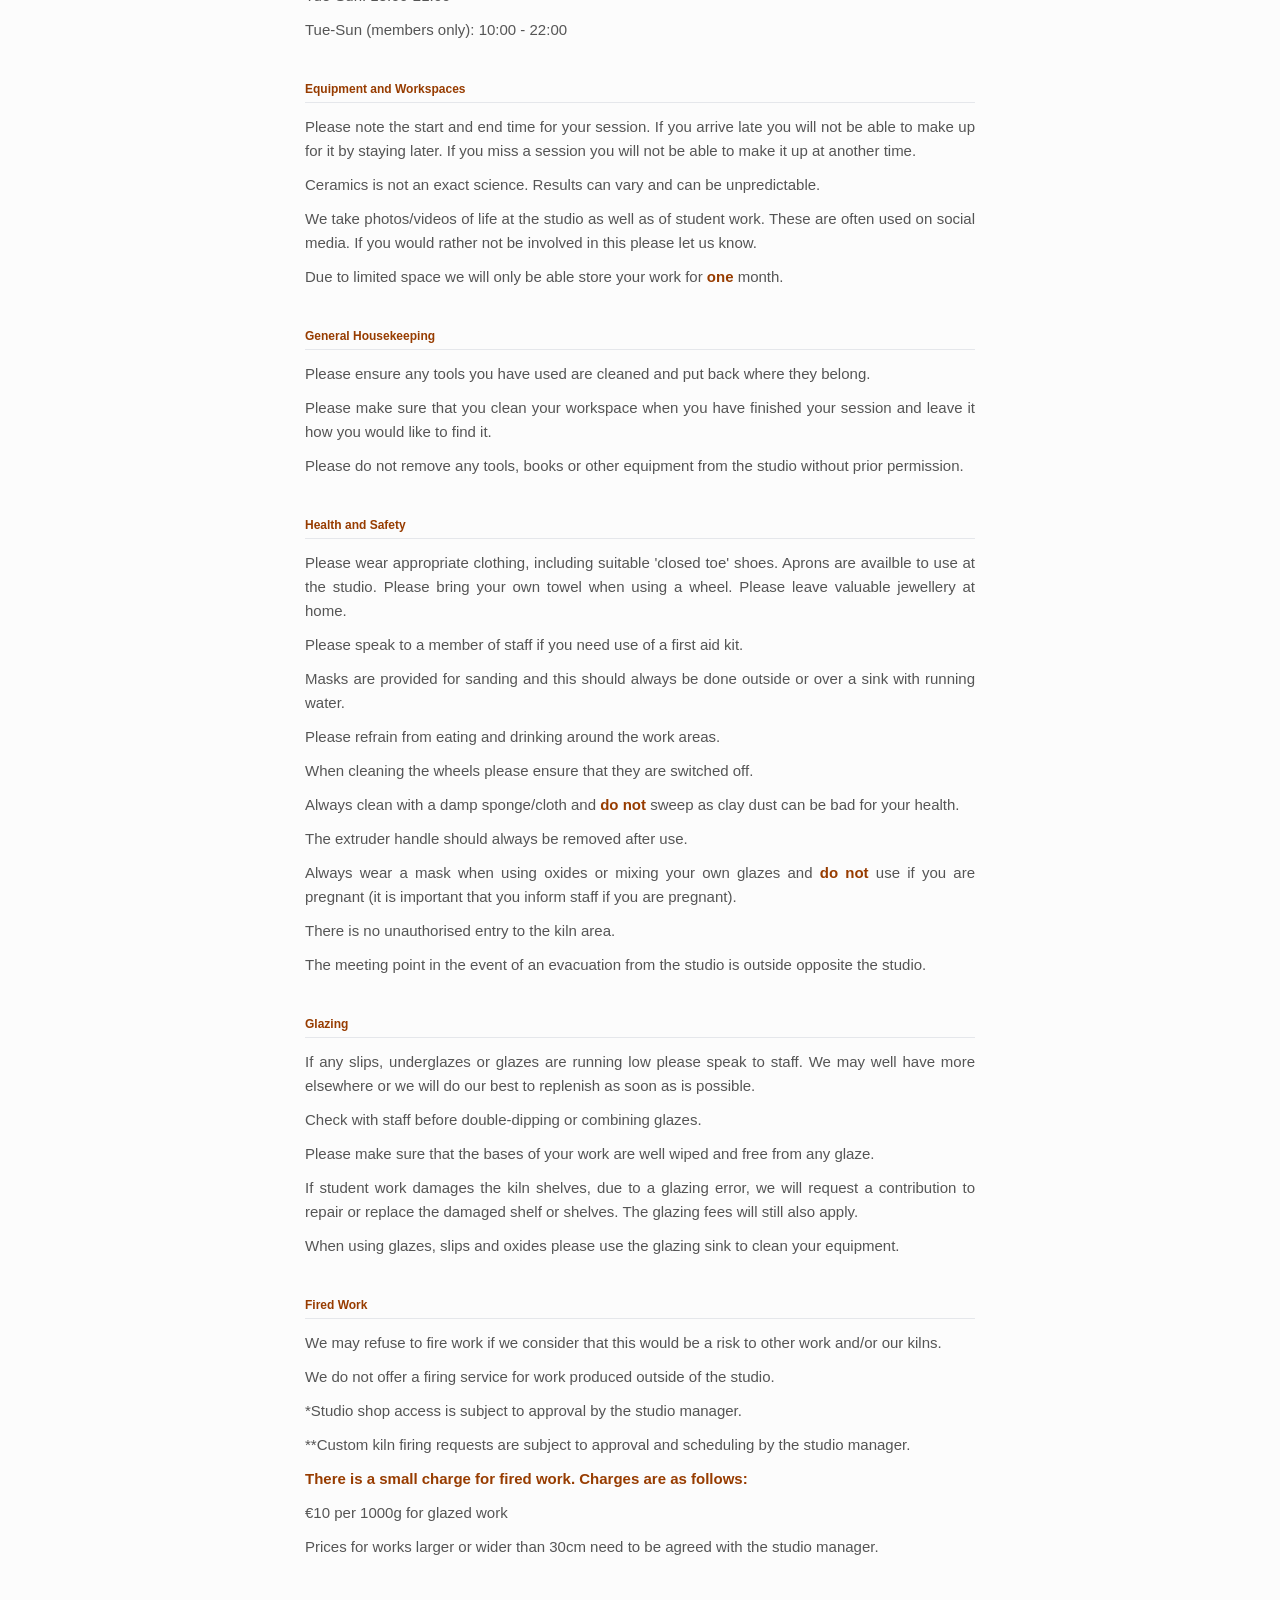
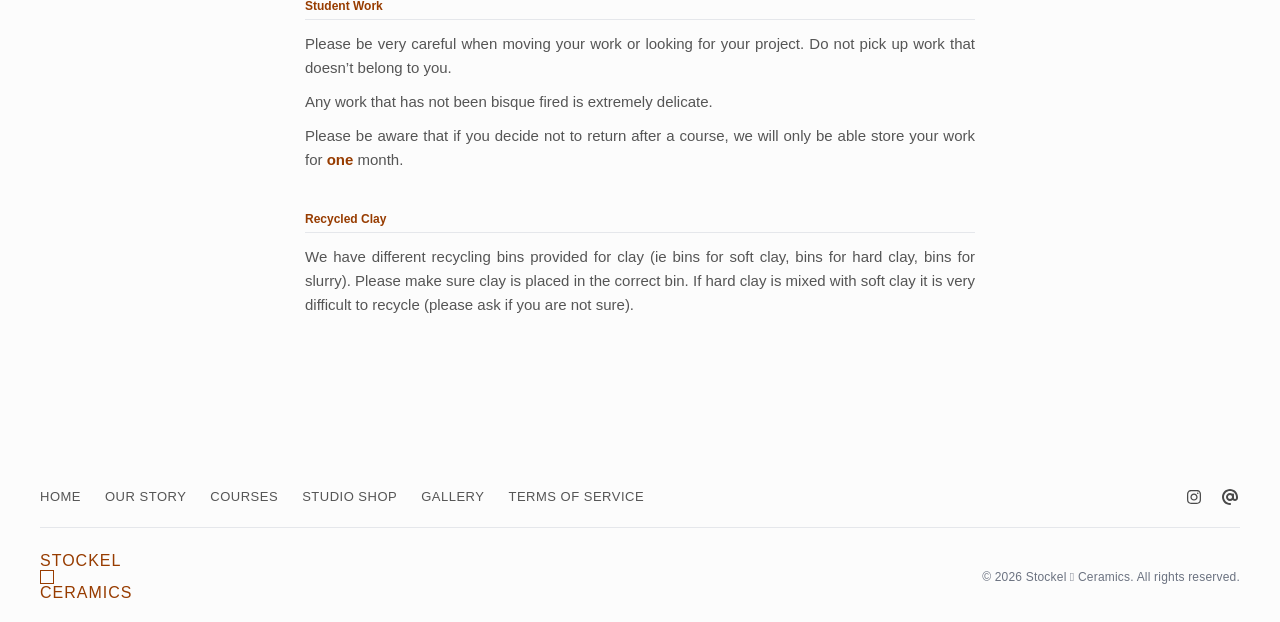
<file: terms.html>
<!doctype html>
<html lang="en">
  <head>
    <meta charset="UTF-8" />
    <meta name="viewport" content="width=device-width, initial-scale=1.0" />
    <title>Terms of Service</title>
    <link rel="stylesheet" href="src/styles.css" />
  </head>
  <body>
    <main class="terms-page">
      <header class="header">
        <a href="index.html" class="logo">
          <span class="logo__text">Stockel</span>
          <div class="logo__square"></div>
          <!-- The simple square outline -->
          <span class="logo__text">Ceramics</span>
        </a>

        <nav class="navigation">
          <ul class="nav-list">
            <li><a href="index.html#about" class="nav-link">About</a></li>
            <li>
              <a href="index.html#workshops" class="nav-link">Workshops</a>
            </li>
            <li><a href="index.html#classes" class="nav-link">Classes</a></li>
            <li>
              <a href="index.html#memberships" class="nav-link">Memberships</a>
            </li>
            <li><a href="index.html#contact" class="nav-link">Contact</a></li>
            <li>
              <a href="#" class="nav-link nav-cart" id="nav-cart-trigger">
                <img
                  src="image/cart-shopping.svg"
                  class="nav-cart__icon"
                  alt="Shopping Cart Icon"
                />
                <span class="nav-cart-count" id="global-cart-count">0</span>
              </a>
            </li>
          </ul>
        </nav>
      </header>

      <!--TERMS SECTION-->

      <section class="terms-content">
        <div class="terms-container">
          <h1 class="section-title">Terms of Service</h1>
          <p class="section-subtitle">Last updated: May 2026</p>

          <div class="terms-section">
            <h3>Terms of Service</h3>
            <p>
              We reserve the right to cancel or change the date of a course
              where necessary or it is impractical for a course to run. By
              booking on any of our courses, workshops or single sessions you
              agree to abide by our Terms & Conditions. We reserve the right to
              make amendments to the class tutor or content without notice. It
              is your responsibility to inform us in advance of any allergies or
              special requirements.
            </p>
            <p>
              The Ceramic Studio is a relaxed and friendly environment, but we
              do need some rules in order for our classes to run efficiently. By
              attending classes at The Ceramic Studio you are agreeing to abide
              by these rules and our
              <a href="#student-contract" class="contract-link"
                ><strong>Student Contract</strong></a
              >.
            </p>
          </div>

          <div class="terms-section" id="payments">
            <h3>Payments</h3>
            <p>
              All payments should be made in full at the time of booking. We can
              not confirm your place until we receive full payment.
            </p>
          </div>

          <div class="terms-section" id="Cancellations">
            <h3>Cancellations</h3>
            <p>
              All cancellations must be sent by email to
              info@stockelceramics.com. Full payment is required at the time of
              booking. If you cancel at least 2 weeks before the start of a
              course, a full refund will be issued. If you cancel within 2 weeks
              of the start of a course, no refund will be given.
            </p>
            <p>
              We reserve the right to cancel or make changes to any courses,
              workshops or one-off sessions. If we cancel your course or session
              for any reason we will do our best to organise an alternative date
              within a reasonable period of time. If this is not possible, or
              you are unable to attend an alternative date, we will refund the
              full purchase price.
            </p>
          </div>

          <div class="terms-section" id="Health-and-safety">
            <h3>Health and Safety</h3>
            <p>
              Students use the studio at their own risk and must be aware of the
              inherent hazards of a working pottery studio environment. These
              risks include the use of sharp tools, exposure to chemicals and
              high temperatures amongst other things. All students should wear
              appropriate clothing and comfortable, flat shoes with non-slip
              soles and covered toes. Casual clothing is recommended. Long hair
              must be tied back for wheel work and jewellery and watches are
              best left at home. Please note that we are not liable for any
              damage that occurs to clothing or loss of valuables. All of our
              students will receive a short briefing on health and safety before
              commencing their session.
            </p>
          </div>
        </div>
      </section>

      <!--CONTRACT SECTION-->

      <section class="contract-content" id="student-contract">
        <div class="contract-container">
          <h1 class="section-title">Student Contract</h1>
          <p class="section-subtitle">Last updated: May 2026</p>

          <div class="contract-section">
            <h3>Studio Times</h3>
            <ul>
              <li>Monday - CLOSED</li>
              <li>Tue-Sun: 15:00-21:00</li>
              <li>Tue-Sun (members only): 10:00 - 22:00</li>
            </ul>
          </div>

          <div class="contract-section">
            <h3>Equipment and Workspaces</h3>
            <ul>
              <li>
                Please note the start and end time for your session. If you
                arrive late you will not be able to make up for it by staying
                later. If you miss a session you will not be able to make it up
                at another time.
              </li>
              <li>
                Ceramics is not an exact science. Results can vary and can be
                unpredictable.
              </li>
              <li>
                We take photos/videos of life at the studio as well as of
                student work. These are often used on social media. If you would
                rather not be involved in this please let us know.
              </li>
              <li>
                Due to limited space we will only be able store your work for
                <strong>one</strong> month.
              </li>
            </ul>
          </div>

          <div class="contract-section">
            <h3>General Housekeeping</h3>
            <ul>
              <li>
                Please ensure any tools you have used are cleaned and put back
                where they belong.
              </li>
              <li>
                Please make sure that you clean your workspace when you have
                finished your session and leave it how you would like to find
                it.
              </li>
              <li>
                Please do not remove any tools, books or other equipment from
                the studio without prior permission.
              </li>
            </ul>
          </div>

          <div class="contract-section">
            <h3>Health and Safety</h3>
            <ul>
              <li>
                Please wear appropriate clothing, including suitable 'closed
                toe' shoes. Aprons are availble to use at the studio. Please
                bring your own towel when using a wheel. Please leave valuable
                jewellery at home.
              </li>
              <li>
                Please speak to a member of staff if you need use of a first aid
                kit.
              </li>
              <li>
                Masks are provided for sanding and this should always be done
                outside or over a sink with running water.
              </li>
              <li>
                Please refrain from eating and drinking around the work areas.
              </li>
              <li>
                When cleaning the wheels please ensure that they are switched
                off.
              </li>
              <li>
                Always clean with a damp sponge/cloth and
                <strong>do not</strong> sweep as clay dust can be bad for your
                health.
              </li>
              <li>The extruder handle should always be removed after use.</li>
              <li>
                Always wear a mask when using oxides or mixing your own glazes
                and <strong>do not</strong> use if you are pregnant (it is
                important that you inform staff if you are pregnant).
              </li>
              <li>There is no unauthorised entry to the kiln area.</li>
              <li>
                The meeting point in the event of an evacuation from the studio
                is outside opposite the studio.
              </li>
            </ul>
          </div>

          <div class="contract-section">
            <h3>Glazing</h3>
            <ul>
              <li>
                If any slips, underglazes or glazes are running low please speak
                to staff. We may well have more elsewhere or we will do our best
                to replenish as soon as is possible.
              </li>
              <li>
                Check with staff before double-dipping or combining glazes.
              </li>
              <li>
                Please make sure that the bases of your work are well wiped and
                free from any glaze.
              </li>
              <li>
                If student work damages the kiln shelves, due to a glazing
                error, we will request a contribution to repair or replace the
                damaged shelf or shelves. The glazing fees will still also
                apply.
              </li>
              <li>
                When using glazes, slips and oxides please use the glazing sink
                to clean your equipment.
              </li>
            </ul>
          </div>

          <div class="contract-section">
            <h3>Fired Work</h3>
            <ul>
              <li>
                We may refuse to fire work if we consider that this would be a
                risk to other work and/or our kilns.
              </li>
              <li>
                We do not offer a firing service for work produced outside of
                the studio.
              </li>
              <li>
                *Studio shop access is subject to approval by the studio
                manager.
              </li>
              <li>
                **Custom kiln firing requests are subject to approval and
                scheduling by the studio manager.
              </li>
              <li>
                <strong
                  >There is a small charge for fired work. Charges are as
                  follows:
                </strong>
              </li>
              <li>€10 per 1000g for glazed work</li>
              <li>
                Prices for works larger or wider than 30cm need to be agreed
                with the studio manager.
              </li>
            </ul>
          </div>

          <div class="contract-section">
            <h3>Student Work</h3>
            <ul>
              <li>
                Please be very careful when moving your work or looking for your
                project. Do not pick up work that doesn’t belong to you.
              </li>
              <li>
                Any work that has not been bisque fired is extremely delicate.
              </li>
              <li>
                Please be aware that if you decide not to return after a course,
                we will only be able store your work for
                <strong>one</strong> month.
              </li>
            </ul>
          </div>

          <div class="contract-section">
            <h3>Recycled Clay</h3>
            <ul>
              <li>
                We have different recycling bins provided for clay (ie bins for
                soft clay, bins for hard clay, bins for slurry). Please make
                sure clay is placed in the correct bin. If hard clay is mixed
                with soft clay it is very difficult to recycle (please ask if
                you are not sure).
              </li>
            </ul>
          </div>
        </div>
      </section>

      <!--TERMS FOOTER-->

      <footer class="footer">
        <div class="site-footer__container">
          <div class="site-footer__top-row">
            <nav class="site-footer__nav">
              <a href="index.html">Home</a>
              <a href="index.html#about">Our Story</a>
              <a href="index.html#workshops">Courses</a>
              <a href="shop.html">Studio Shop</a>
              <a href="gallery.html">Gallery</a>
              <a href="terms.html">Terms of Service</a>
            </nav>
            <div class="site-footer__socials">
              <a
                href="https://instagram.com/stockelceramics"
                target="_blank"
                aria-label="Instagram"
                class="social-icons"
              >
                <img
                  src="image/instagram-logo.svg"
                  alt="IG logo"
                  class="social-logo-svg"
                />
              </a>
              <a
                href="index.html#contact"
                aria-label="Contact Email"
                class="social-icons"
              >
                <img
                  src="image/email-logo.svg"
                  alt="Email logo"
                  class="social-logo-svg"
                />
              </a>
            </div>
          </div>

          <hr class="site-footer__divider" />

          <div class="site-footer__bottom-row">
            <div class="site-footer__brand">
              <a href="#top" class="footer-logo">
                <span class="site-footer__logo">Stockel</span>
                <div class="site-footer__logo-square"></div>
                <!-- The simple square outline -->
                <span class="site-footer__logo">Ceramics</span>
              </a>
            </div>
            <p class="site-footer__copyright">
              © 2026 Stockel ⃞ Ceramics. All rights reserved.
            </p>
          </div>
        </div>
      </footer>
    </main>

    <!-- CART SIDEBAR -->

    <div class="cart-sidebar-overlay hidden-cart" id="cart-sidebar">
      <div class="cart-sidecar-panel">
        <div class="cart-sidecar__header">
          <img
            src="image/cart-arrow-down.svg"
            class="cart-sidecar__icon"
            alt="Cart Down Arrow Icon"
          />
          <h2>Added to cart!</h2>
        </div>

        <div class="cart-sidecar__content" id="cart-items-list">
          <!-- Dynamically populated cart items will go here -->
        </div>

        <div class="cart-panel__footer">
          <a href="shop.html" class="btn-view-cart" id="btn-view-cart"
            >View Shop</a
          >
          <a href="checkout.html" class="btn-checkout" id="btn-checkout"
            >Checkout</a
          >
        </div>
      </div>
    </div>

    <script src="src/index.js"></script>
  </body>
</html>
</file>
<file: src/styles.css>
/* Global Reset & Base Styles */
html {
  scroll-behavior: smooth;
}

* {
  box-sizing: border-box;
  margin: 0;
  padding: 0;
}

body {
  font-family: "Inter", sans-serif;
  background-color: white;
  color: #4a5565;
}

/* Header & Logo */
.header {
  position: sticky;
  top: 0;
  width: 100%;
  background-color: #ffffff;
  z-index: 999;
  border-bottom: 1px solid #f3f4f6;
  padding: 16px 0;
  display: flex;
  justify-content: space-between; /* Pushes logo left, navigation right */
  align-items: center;
}

.header .logo {
  margin-left: 10%;
}

.header .navigation {
  margin-right: 10%;
}

.logo {
  display: flex;
  align-items: center;
  gap: 12px;
  color: #973c00;
  font-size: 24px;
  font-weight: 400;
  text-decoration: none;
}

.logo__square {
  width: 20px;
  height: 20px;
  border: 2px solid #973c00;
}

/* Navigation */
.nav-list {
  display: flex;
  list-style: none;
  gap: 32px;
}

.nav-link {
  text-decoration: none;
  color: #4a5565;
  font-size: 16px;
  transition: color 0.2s;
}

.nav-link:hover {
  color: #973c00;
}

.nav-cart {
  align-items: center;
  display: flex;
  position: relative;
}

.nav-cart__icon {
  height: 20px;
  margin-right: 10px;
  opacity: 0.6;
  width: 20px;
}

.nav-cart-count {
  border-radius: 50%;
  color: #555;
  font-size: 12px;
  font-weight: 600;
  padding: 2px 6px;
  position: absolute;
  top: 0px;
  right: -10px;
}

/* Hero Section */
.hero {
  position: relative; /* Essential for containing the absolute image */
  min-height: 700px;
  display: flex;
  flex-direction: column;
  justify-content: center;
  align-items: center;
  overflow: hidden; /* Keeps the image inside the hero box */
  background-color: #333; /* Fallback color so you can see if the hero exists */
}

.hero__background {
  position: absolute;
  top: 0;
  left: 0;
  width: 100%;
  height: 100%;
  object-fit: cover; /* Prevents the image from being squashed */
  opacity: 0.5;
  z-index: 0; /* Changed from -1 to 0 */
}

.hero__intro {
  max-width: 700px;
  color: white;
  font-size: 24px;
  line-height: 1.4;
  position: relative; /* Needed for z-index to work */
  z-index: 1; /* Ensures text is above the background image */
}

/* Buttons */
.hero__actions {
  display: flex;
  gap: 20px;
  position: relative; /* Needed for z-index to work */
  z-index: 1; /* Ensures buttons are above the background image */
}

.gallery-btn,
.shop-btn {
  padding: 16px 32px;
  border: 2px solid white;
  border-radius: 8px;
  color: white;
  text-decoration: none;
  font-size: 16px;
  transition: background 0.3s;
}

.gallery-btn:hover,
.shop-btn:hover {
  background: white;
  color: #333;
}

/* GALLERY PAGE */

.gallery-year__header {
  margin: 60px auto 20px auto;
  max-width: 1200px;
  padding: 0 40px;
}

.gallery-year__header h2 {
  color: #973c00;
  font-family: serif, georgia, serif;
  font-size: 24px;
}

.gallery-year__header hr {
  border: none;
}

.gallery-grid {
  display: grid;
  /* This creates 3 columns that resize automatically */
  grid-template-columns: repeat(auto-fit, minmax(300px, 1fr));
  gap: 20px;
  padding: 40px;
  max-width: 1200px;
  margin: 0 auto; /* Centers the whole grid */
}

.gallery-item img {
  height: 300px;
  border-radius: 4px;
  box-shadow:
    0px 4px 6px -1px rgba(151, 60, 0, 0.3),
    0px 2px 4px -2px rgba(151, 60, 0, 0.2); /* Subtle shadow for depth */
  object-fit: cover; /* Keeps images from looking squished */
  transition: transform 0.3s ease;
  width: 100%;
}

.gallery-item img:hover {
  transform: scale(1.02); /* Subtle pop effect on hover */
}

/* STUDIO SHOP PAGE */

.studio-page {
  background-color: #fcfcfc;
}

.shop-content {
  padding: 80px 20px 20px 20px; /* More top room, less bottom room */
  max-width: 1100px;
  margin: 0 auto;
  text-align: center; /* Centers all text inside */
}

.shop-content h1 {
  font-size: 32px;
  color: #333;
  margin-bottom: 16px; /* Space between H1 and P */
  font-weight: 500;
  letter-spacing: -0.5px;
}

.shop-content p {
  font-size: 18px;
  color: #666;
  max-width: 600px; /* Keeps the text from stretching too wide */
  margin: 0 auto 40px auto; /* Centers the paragraph block and adds space below */
  line-height: 1.6;
}

.shop-grid {
  display: grid;
  grid-template-columns: repeat(auto-fit, minmax(250px, 1fr));
  gap: 24px;
  padding: 60px 20px;
  max-width: 1100px;
  margin: 0 auto;
}

.product-card {
  background: white;
  border-radius: 12px;
  overflow: hidden;
  box-shadow: 0 4px 12px rgba(0, 0, 0, 0.05); /* Soft shadow */
  transition: transform 0.2s ease;
}

.product-card__image {
  background-color: #f2f2f2; /* Light grey background behind the products */
  height: 250px;
  display: flex;
  justify-content: center;
  align-items: center;
}

.product-card__image img {
  width: 100%;
  height: 100%;
  object-fit: cover;
}

.product-card__info {
  padding: 20px 20px 0 20px;
}

.product-card__title {
  font-size: 18px;
  color: #333;
  margin-bottom: 8px;
}

.product-card__description {
  font-size: 12px;
  color: #666;
  line-height: 1.4;
}

.product-card__details {
  align-content: center;
  display: flex;
  flex-direction: row;
  gap: 24px;
  justify-content: center;
  margin: 0 auto;
  padding: 10px 24px 20px 14px;
  width: 100%;
}

.product-card__price {
  color: #555;
  font-size: 20px;
  font-weight: 600;
  line-height: 1;
  text-align: center;
}

.color-selector,
.size-selector {
  align-content: center;
  display: flex;
  justify-content: center;
  width: 50px;
}

.color-selector {
  display: grid;
  gap: 4px;
  grid-template-columns: repeat(2, 1fr);
  margin: 0;
  padding-bottom: 20px;
  padding-right: 50px;
}

.product-card__details input[type="radio"] {
  height: 0;
  width: 0;
  opacity: 0;
  position: absolute;
}

.product-card__details input[type="radio"] + label {
  border: 1px solid #e5e7eb;
  border-radius: 4px;
  cursor: pointer;
  display: block;
  height: 14px;
  margin: 0;
  text-indent: -9999px; /* Hides the text but keeps it accessible for screen readers */
  transition: transform 0.1s ease;
  width: 14px;
}

.product-card__details input[type="radio"]:checked + label {
  border: 2px solid #973c00;
  transform: scale(1.1);
}

.product-card__details input[value="slate-grey"] + label {
  background-color: #708090;
}

.product-card__details input[value="sage-green"] + label {
  background-color: #9caf88;
}

.product-card__details input[value="beige"] + label {
  background-color: #f5f5dc;
}

.product-card__details input[value="grey-blue"] + label {
  background-color: #6b7b8c;
}

.product-card__details input[type="radio"]:checked + label {
  border: 2px solid #973c00;
  transform: scale(1.1);
}

.size-selector {
  padding-right: 10px;
  padding-top: 5px;
}

.size-dropdown {
  font-size: 13px;
  height: 24px;
  padding: 2px 4px;
  width: 100%;
}

.size-dropdown:hover,
.size-dropdown:focus {
  border-color: #973c00;
}

.product-card__footer {
  align-items: center;
  border-top: 1px solid #f0f0f0;
  display: flex;
  justify-content: space-between;
  gap: 10px;
  padding: 15px 20px 20px 20px;
  width: 100%;
}

.btn-decrement,
.btn-increment {
  align-items: center;
  background-color: #edc9af;
  border: none;
  border-radius: 6px;
  color: white;
  cursor: pointer;
  display: flex;
  font-size: 16px;
  font-weight: 600;
  height: 32px;
  justify-content: center;
  padding: 8px 16px;
  transition: background 0.2s;
  width: 32px;
}

.btn-decrement:hover,
.btn-increment:hover {
  background-color: #edc9af;
  opacity: 0.7;
}

.quantity {
  color: #333;
  font-size: 14px;
  font-weight: 500;
  min-width: 20px;
  text-align: center;
}

.btn-add-to-cart {
  background-color: #973c00;
  border: none;
  border-radius: 6px;
  color: white;
  cursor: pointer;
  flex-grow: 1;
  font-size: 14px;
  font-weight: 600;
  padding: 10px 20px;
  transition: background 0.2s;
}

.btn-add-to-cart:hover {
  background-color: #7a3100;
  opacity: 0.8;
}

/* ABOUT SECTION */

.about-section,
.offer-section,
.contact-section {
  width: 100%;
  padding: 60px 0;
  scroll-margin-top: 80px; /* Offsets the sticky header when linking to sections */
}

.about__hero,
.section__header,
.section__list,
.values-grid,
.contact-us__container {
  max-width: 1200px;
  margin: 0 auto;
  padding: 0 40px; /* Keeps your nice breathing room on the sides */
}

.bg-light {
  background-color: #fcfcfc;
}

.bg-shade {
  background-color: #f7f5f5;
}

.about__hero {
  display: grid;
  grid-template-columns: 1.2fr 1fr;
  gap: 60px;
  align-items: center;
  margin-bottom: 100px;
}

.about-title {
  color: #973c00;
  font-size: 36px;
  margin-bottom: 24px;
  font-family: "serif", Georgia, serif;
}

.about__text p {
  color: #555;
  font-size: 18px;
  line-height: 1.6;
  margin-bottom: 20px;
}

.about__image-wrapper {
  position: relative;
}

.about__image {
  width: 100%;
  height: auto;
  object-fit: cover;
  border-radius: 48% 52% 61% 45% / 51% 55% 45% 55%;
  margin-bottom: 20px;
  box-shadow: 0 4px 12px rgba(0, 0, 0, 0.2);
}

.values-grid {
  display: grid;
  grid-template-columns: repeat(3, 1fr);
  gap: 40px;
  text-align: center;
}

.value-card__shape img {
  width: 150px;
  height: 150px;
  object-fit: cover;
  border-radius: 48% 52% 61% 39% / 51% 55% 45% 49%;
  margin-bottom: 20px;
  border: 3px solid #f2f2f2;
}

.value-title {
  color: #333;
  font-size: 20px;
  margin-bottom: 12px;
  font-family: "Serif", Georgia, serif;
}

/* WORKSHOPS + CLASSES SECTION */

.section__header {
  text-align: center;
  margin-bottom: 50px;
  position: relative;
  z-index: 0;
}

.section-title {
  color: #973c00;
  font-family: "Serif", Georgia, serif;
}

.section__list {
  display: grid;
  gap: 40px;
  grid-template-columns: repeat(3, 1fr);
  padding-top: 20px;
}

.offer-card {
  background: white;
  border-radius: 8px;
  box-shadow:
    0px 4px 6px -1px rgba(151, 60, 0, 0.3),
    0px 2px 4px -2px rgba(151, 60, 0, 0.2); /* Subtle shadow for depth */
  display: flex;
  flex-direction: column;
  overflow: visible;
}

.offer-card__image {
  border-radius: 12px;
  border: 3px solid #f2f2f2;
  height: 200px;
  object-fit: cover;
  width: 100%;
  overflow: hidden;
}

.offer-card__content {
  display: flex;
  flex-direction: column;
  flex-grow: 1;
  padding: 20px 10px;
}

.offer-card__title {
  color: #973c00;
  font-family: "Serif", Georgia, serif;
  font-size: 18px;
  font-weight: 600;
  margin-top: 12px;
  margin-bottom: 8px;
  min-height: 40px; /* Ensures titles have a consistent height */
  text-align: center;
}

.offer-card__description {
  color: #555;
  font-size: 14px;
  line-height: 1.4;
  margin-top: 12px;
  margin-bottom: 20px;
  text-align: center;
}

.offer-card__date,
.offer-card__duration,
.offer-card__class-size {
  color: #555;
  display: block;
  font-size: 14px;
  letter-spacing: 0.5px;
  margin-bottom: 8px;
}

.offer-card__date {
  font-weight: 600;
  margin-top: auto; /* Pushes the date to the bottom of the description */
}

.offer-card__duration,
.offer-card__class-size {
  font-weight: 400;
  opacity: 0.8;
}

.offer-card__footer {
  align-items: center;
  border-top: 1px solid #f0f0f0;
  display: flex;
  justify-content: space-evenly;
  margin-top: auto;
  padding: 20px 10px;
}

.offer-card__price {
  color: #973c00;
  font-size: 18px;
  font-weight: 500;
}

.offer-card__register-btn {
  background-color: #973c00;
  border: none;
  border-radius: 6px;
  color: white;
  cursor: pointer;
  font-size: 14px;
  font-weight: 500;
  padding: 10px 20px;
  transition: background 0.2s;
}

.offer-card__register-btn:hover {
  background-color: #7a3100;
  opacity: 0.8;
  transition:
    background 0.2s,
    opacity 0.2s;
}

.offer__footer {
  font-size: 14px;
  margin-top: 60px;
  opacity: 0.8;
  text-align: center;
}

.offer__contact-link,
.termsofservice-link {
  color: #973c00;
  font-weight: 600;
  text-decoration: none;
  transition: color 0.2s;
}

.offer__contact-link:hover,
.termsofservice-link:hover {
  color: #7a3100;
}

/* MEMBERSHIP SECTION */

.membership-card__price-box {
  align-items: baseline;
  display: flex;
  font-family: "Serif", Georgia, serif;
  gap: 8px;
  justify-content: center;
  margin-top: 20px;
  margin-bottom: 12px;
}

.membership-card__price {
  color: #333;
  display: flex;
  font-size: 28px;
  font-weight: 500;
  line-height: 1;
}

.membership-card__period {
  color: #777;
  display: flex;
  font-size: 14px;
  font-weight: 400;
  line-height: 1;
}

.membership-card__description {
  color: #555;
  font-size: 14px;
  line-height: 1.4;
  margin-top: 12px;
  margin-bottom: 20px;
  text-align: center;
}

.membership-benefits {
  color: #555;
  font-family: inter, sans-serif;
  font-size: 14px;
  line-height: 1.6;
  margin-top: auto; /* Pushes the benefits list to the bottom of the card */
  padding: 8px 20px 20px 20px;
}

.offer-card--most-popular {
  border: 2px solid #fef3c6;
  margin-top: 0;
  position: relative;
  z-index: 10;
}

.offer-card__badge {
  background-color: #fef3c6;
  color: #973c00;
  border: 2px solid #fef3c6;
  border-radius: 20px;
  box-shadow: 0px 10px 20px rgba(254, 243, 198, 0.5); /* Soft orange glow */
  font-size: 12px;
  font-weight: 600;
  left: 50%;
  padding: 4px 12px;
  position: absolute;
  top: -14px;
  transform: translateX(-50%);
  z-index: 12;
}

/*.offer-card__register-btn--most-popular {
  background-color: #fef3c6;
  color: #973c00;
}

.offer-card__register-btn--most-popular:hover {
  background-color: #fcd34d;
  color: #973c00;
  opacity: 0.9;
  transition:
    background 0.2s,
    opacity 0.2s;
}*/

/* CONTACT SECTION*/

.contact-us__header {
  margin-bottom: 40px;
  text-align: center;
}

.section-title {
  color: #973c00;
  font-size: 32px;
  font-weight: 600;
  margin-bottom: 20px;
}

.section-subtitle {
  font-size: 18px;
  margin-top: 10px;
}

.contact-us__info {
  margin-top: 30px;
}

.contact-us__container {
  align-items: start;
  display: grid;
  gap: 80px;
  grid-template-columns: 1fr 1fr;
  margin-top: 40px;
}

.info-details {
  align-items: center;
  display: flex;
  gap: 20px;
  margin-bottom: 40px;
}

.info-icon {
  align-items: center;
  background: #fdf5ef;
  border-radius: 50%;
  box-shadow:
    inset 2px 2px 4px rgba(255, 255, 255, 0.9),
    /* Top-left white highlight */ inset -2px -2px 4px rgba(151, 60, 0, 0.1),
    /* Bottom-right orange shade */ 0px 4px 8px rgba(0, 0, 0, 0.06); /* Soft shadow underneath */
  display: flex;
  flex-shrink: 0;
  font-size: 20px;
  justify-content: center;
  height: 48px;
  width: 48px;
}

.info-text strong {
  color: #973c00;
  display: block;
  margin-bottom: 5px;
}

.info-text p {
  color: #555;
  line-height: 1.5;
}

.contact-form {
  border-radius: 10px;
  box-shadow:
    0px 4px 6px -1px rgba(151, 60, 0, 0.3),
    0px 2px 4px -2px rgba(151, 60, 0, 0.2); /* Subtle shadow for depth */
  display: flex;
  flex-direction: column;
  gap: 20px;
  margin-bottom: 40px;
  padding: 30px;
}

.form-header {
  color: #973c00;
  font-size: 22px;
  font-weight: 600;
  margin-bottom: 20px;
}

.user-details {
  display: flex;
  flex-direction: column;
  gap: 20px;
  width: 100%;
}

.contact-form input,
.contact-form textarea {
  border: 1px solid #e5e7eb;
  border-radius: 4px;
  font-family: inherit;
  padding: 10px;
}

.contact-form input::placeholder,
.contact-form textarea::placeholder {
  color: #9ca3af;
  opacity: 1;
  font-weight: 300;
}

.btn-submit {
  background: #973c00;
  border: none;
  border-radius: 4px;
  box-shadow:
    0px 4px 6px -1px rgba(151, 60, 0, 0.3),
    0px 2px 4px -2px rgba(151, 60, 0, 0.2); /* Subtle shadow for depth */
  color: white;
  cursor: pointer;
  font-weight: 600;
  margin-top: 20px;
  margin-bottom: 20px;
  padding: 12px;
  transition: opacity 0.3s ease;
}

.btn-submit:hover {
  opacity: 0.9;
}

/* FOOTER */

.footer {
  background-color: #fcfcfc;
  font-family: "Inter", sans-serif;
  padding: 60px 40px 20px 40px;
}

.site-footer__container {
  max-width: 1200px;
  margin: 0 auto;
}

.site-footer__top-row {
  align-items: center;
  display: flex;
  justify-content: space-between;
  margin-bottom: 20px;
}

.site-footer__nav {
  display: flex;
  gap: 24px;
}

.site-footer__nav a {
  color: #555;
  font-size: 13px;
  font-weight: 500;
  letter-spacing: 0.5px;
  text-decoration: none;
  text-transform: uppercase;
  transition: color 0.2s ease;
}

.site-footer__nav a:hover {
  color: #973c00;
}

.site-footer__socials {
  display: flex;
  gap: 16px;
}

.social-icons {
  font-size: 12px;
  text-decoration: none;
  opacity: 0.7;
  transition:
    transform 0.2s,
    opacity 0.2s;
}

.social-logo-svg {
  display: block;
  height: 20px;
  object-fit: contain;
  width: 20px;
}

.site-footer__divider {
  border: none;
  border-top: 1px solid #e5e7eb;
  margin: 0 0 24px 0;
}

.site-footer__bottom-row {
  align-items: center;
  display: flex;
  justify-content: space-between;
}

.footer-logo {
  cursor: pointer;
  text-decoration: none;
}

.site-footer__logo {
  color: #973c00;
  font-size: 16px;
  letter-spacing: 1px;
  text-transform: uppercase;
}

.site-footer__logo-square {
  border: 1.5px solid #973c00;
  height: 14px;
  width: 14px;
}

.site-footer__copyright {
  color: #6b7280;
  font-size: 12px;
  letter-spacing: 0.2px;
}

/* TERMS OF SERVICE + STUDENT CONTRACT */

.terms-content,
.contract-content {
  background-color: #fcfcfc;
  margin: 0 auto;
  padding: 100px 20px;
  width: 100%;
}

.terms-container,
.contract-container {
  margin: 0 auto;
  max-width: 750px;
  padding: 0 40px;
}

.terms-container h1,
.contract-container h1 {
  color: #973c00;
  font-family: inter, sans-serif;
  font-size: 32px;
  margin-bottom: 8px;
}

.terms-section,
.contract-section {
  margin-top: 40px;
}

.terms-section h3,
.contract-section h3 {
  color: #973c00;
  border-bottom: 1px solid #e5e7eb;
  font-family: inter, sans-serif;
  font-size: 12px;
  margin-bottom: 12px;
  padding-bottom: 6px;
}

.terms-section p,
.contract-section li {
  color: #555;
  line-height: 1.6;
  margin-bottom: 16px;
  text-align: justify;
}

.contract-section ul {
  color: #555;
}

.contract-section li {
  color: #555;
  list-style-type: none;
  font-size: 15px;
  line-height: 1.6;
  margin-bottom: 10px;
}

.terms-section strong,
.contract-section strong {
  color: #973c00;
}

.contract-link {
  color: #973c00;
  text-decoration: none;
  transition: color 0.2s ease;
}

.contract-link:hover,
.contract-link:hover strong {
  color: #7a3100;
}

/* SENT MESSAGE POPUP */

.sent-message-overlay {
  align-items: center;
  backdrop-filter: blur(4px); /* Blurs the background content */
  background-color: rgba(0, 0, 0, 0.4); /* Semi-transparent black */
  display: none;
  height: 100%;
  justify-content: center;
  left: 0;
  position: fixed;
  top: 0;
  transition: opacity 0.3s ease;
  width: 100%;
  z-index: 9999; /* Above all other content */
}

.sent-message-overlay.show {
  display: flex;
}

.sent-message-card {
  background: white;
  border-radius: 8px;
  box-shadow:
    0px 4px 6px -1px rgba(151, 60, 0, 0.3),
    0px 2px 4px -2px rgba(151, 60, 0, 0.2); /* Subtle shadow for depth */
  max-width: 400px;
  padding: 30px;
  text-align: center;
}

.sent-message__header {
  color: #973c00;
  font-family: "Serif", Georgia, serif;
  font-size: 22px;
  font-weight: 600;
  margin-bottom: 20px;
}
.sent-message__image {
  height: 25px;
  margin-right: 10px;
  width: 25px;
}

.sent-message-card p {
  color: #555;
  font-size: 16px;
  line-height: 1.4;
  margin-bottom: 0;
}

/* CART SIDECAR */

.cart-sidebar-overlay {
  backdrop-filter: blur(4px); /* Blurs the background content */
  background-color: rgba(0, 0, 0, 0.4); /* Semi-transparent black */
  display: flex;
  height: 100%;
  justify-content: flex-end;
  left: 0;
  position: fixed;
  top: 0;
  transition: opacity 0.3s ease-in-out;
  width: 100%;
  z-index: 9999; /* Above all other content */
}

.cart-sidecar-panel {
  align-self: flex-start;
  animation: slideIn 0.3s ease-out;
  background: white;
  border-radius: 8px;
  box-shadow:
    0px 4px 6px -1px rgba(151, 60, 0, 0.3),
    0px 2px 4px -2px rgba(151, 60, 0, 0.2); /* Subtle shadow for depth */
  display: flex;
  flex-direction: column;
  height: auto;
  margin: 30px;
  max-height: 80vh;
  max-width: 420px;
  padding: 30px;
  width: 100%;
}

.cart-sidecar__header {
  align-items: center;
  display: flex;
  gap: 10px;
}

.cart-sidecar__icon {
  height: 25px;
  margin-right: 10px;
  opacity: 0.7;
  width: 25px;
}

.cart-sidecar__content {
  display: flex;
  flex-direction: column;
  margin-top: 20px;
  max-height: 50vh; /* Limits the height of the content area */
  overflow-y: auto;
}

.cart-sidecar__item-row {
  align-items: center;
  border-bottom: 1px solid #e5e7eb;
  display: flex;
  flex-direction: row;
  gap: 20px;
  padding: 20px 0;
  width: 100%;
}

.cart-sidecar__item-row:first-child {
  padding-top: 5px; /* Removes extra padding from the first item */
}

.cart-sidecar__item-row:last-child {
  border-bottom: none; /* Removes the border from the last item */
  padding-bottom: 0; /* Removes extra padding from the last item */
}

.cart-sidecar__img {
  border: none;
  border-radius: 4px;
  height: 40px;
  object-fit: cover;
  width: 40px;
}

.cart-sidecar__img--membership {
  /* This code give the check circle.svg a softer, more subtle look */
  height: 40px;
  width: 40px;
  opacity: 0.7;
  transition: opacity 0.2s ease;
}

.cart-sidecar__details {
  display: flex;
  flex-direction: column;
  flex-grow: 1;
  gap: 6px;
}

.cart-sidecar__item-title {
  color: #973c00;
  font-family: "Serif", Georgia, serif;
  font-size: 16px;
  font-weight: 600;
}

.cart-sidecar__item-price {
  color: #555;
  font-size: 14px;
  font-weight: 600;
}

.cart-sidecar__item-date {
  color: #555;
  font-size: 12px;
  font-weight: 500;
}

.cart-panel__footer {
  border-top: 1px solid #e5e7eb;
  display: flex;
  margin-top: 20px;
  gap: 20px;
  padding-top: 20px;
}

.btn-view-cart,
.btn-checkout {
  cursor: pointer;
  box-shadow:
    0px 4px 6px -1px rgba(151, 60, 0, 0.3),
    0px 2px 4px -2px rgba(151, 60, 0, 0.2); /* Subtle shadow for depth */
  border-radius: 6px;
  flex: 1;
  font-size: 14px;
  font-weight: 600;
  text-align: center;
  text-decoration: none;
  padding: 12px;
}

.btn-view-cart {
  border: none;
  background-color: #973c00;
  color: white;
}

.btn-checkout {
  background-color: #e5dfd9;
  border: none;
  color: #333;
}

.btn-view-cart:hover {
  background-color: #7a3100;
  opacity: 0.9;
  transition: opacity 0.2s;
}

.btn-checkout:hover {
  background-color: #d7cec3;
  color: #333;
  opacity: 0.9;
  transition: opacity 0.2s;
}

.hidden-cart {
  display: none;
}

.btn-remove-item {
  align-items: center;
  background: #f3f4f6;
  color: #888;
  cursor: pointer;
  display: flex;
  border: none;
  border-radius: 50%;
  font-size: 16px;
  font-weight: 400;
  height: 24px;
  justify-content: center;
  line-height: 1;
  margin-left: auto;
  padding-bottom: 2px;
  transition: all 0.2 ease;
  width: 24px;
}

.btn-remove-item:hover {
  background-color: #fee2e2;
  color: #ef4444;
}

@keyframes slideIn {
  from {
    transform: translateX(100%);
    opacity: 0;
  }
  to {
    transform: translateX(0);
    opacity: 1;
  }
}

/* CHECKOUT */

.checkout-page-section {
  background: #fcfcfc;
  padding: 80px 0;
  width: 100%;
}

.checkout-page__header {
  margin-top: 50px;
  margin-bottom: 50px;
  text-align: center;
}

.checkout-page__container {
  align-items: start;
  display: grid;
  gap: 80px;
  grid-template-columns: 1fr 1.2fr;
  margin: 0 auto;
  max-width: 950px;
  padding: 0 40px;
}

.checkout-page-title {
  color: #333;
  font-family: "serif", georgia, serif;
  font-size: 20px;
  font-weight: 600;
  margin-bottom: 24px;
}

.checkout-form-card {
  background: #fcfcfc;
  border-radius: 10px;
  border: 1px solid #e5e7eb;
  box-shadow:
    0px 4px 6px -1px rgba(151, 60, 0, 0.3),
    0px 2px 4px -2px rgba(151, 60, 0, 0.2); /* Subtle shadow for depth */
  display: flex;
  flex-direction: column;
  padding: 30px;
}

.checkout-form-header {
  color: #973c00;
  font-family: "serif", Georgia, serif;
  font-size: 20px;
  font-weight: 600;
  margin-bottom: 24px;
}

.checkout-user-details {
  display: flex;
  flex-direction: column;
  gap: 16px;
  width: 100%;
}

.checkout-user-details input {
  width: 100%;
  padding: 12px 16px;
  border: 1px solid #e5e7eb;
  border-radius: 6px;
  font-family: inherit;
  font-size: 14px;
  color: #333;
  background-color: #fff;
  outline: none;
  transition: border-color 0.2s;
}

.checkout-user-details input:focus {
  border-color: #973c00;
}

.checkout-terms-checkbox {
  align-items: flex-start;
  display: flex;
  gap: 12px;
  margin-top: 10px;
}

.checkout-terms-checkbox input[type="checkbox"] {
  cursor: pointer;
  margin-top: 10px;
  width: auto;
}

.checkout-terms-checkbox label {
  color: #666;
  font-size: 13px;
  line-height: 1.5;
}

.checkout-terms-checkbox a {
  color: #973c00;
  font-weight: 500;
  text-decoration: underline;
}

.btn-checkout-submit {
  background-color: #973c00;
  color: white;
  border: none;
  border-radius: 6px;
  font-size: 15px;
  font-weight: 600;
  cursor: pointer;
  padding: 14px;
  margin-top: 24px;
  transition: background-color 0.2s;
  width: 100%;
}

.btn-checkout-submit:hover {
  background-color: #7a3100;
}

/* CHECKOUT FORM */

.checkout-form-card .checkout-user-details {
  width: 100%;
  margin-bottom: 16px;
  display: flex;
  flex-direction: column;
}

.checkout-user-details input {
  width: 100%;
  padding: 12px 16px;
  border: 1px solid #e5e7eb;
  border-radius: 6px;
  font-family: inherit;
  font-size: 14px;
  color: #333;
  background-color: #fff;
  outline: none;
  transition: all 0.2s ease;
}

.checkout-form-header {
  color: #973c00;
  font-family: "Serif", Georgia, serif;
  font-size: 20px;
  font-weight: 600;
  margin-bottom: 24px;
  text-align: left;
}

.checkout-terms-checkbox {
  display: flex;
  gap: 12px;
  align-items: flex-start;
  margin-top: 8px;
  margin-bottom: 8px;
}

/* CHECKOUT POPUP */

.registration-msg-overlay {
  align-items: center;
  backdrop-filter: blur(4px); /* Blurs the background content */
  background-color: rgba(0, 0, 0, 0.4); /* Semi-transparent black */
  display: none;
  height: 100%;
  justify-content: center;
  left: 0;
  position: fixed;
  top: 0;
  transition: opacity 0.3s ease;
  width: 100%;
  z-index: 9999; /* Above all other content */
}

.registration-msg-overlay.show {
  display: flex;
}

.registration-msg-card {
  background: white;
  border-radius: 8px;
  box-shadow:
    0px 4px 6px -1px rgba(151, 60, 0, 0.3),
    0px 2px 4px -2px rgba(151, 60, 0, 0.2); /* Subtle shadow for depth */
  max-width: 400px;
  padding: 40px 30px;
  text-align: center;
  animation: modalPopUp 0.3s cubic-bezier(0.34, 1.56, 0.64, 1) forwards;
}

.registration-msg__header {
  color: #973c00;
  font-family: "Serif", Georgia, serif;
  font-size: 22px;
  font-weight: 600;
  margin-bottom: 20px;
  display: flex;
  align-items: center;
  justify-content: center;
}
.registration-msg__image {
  height: 25px;
  margin-right: 10px;
  object-fit: contain;
  width: 25px;
  filter: invert(24%) sepia(87%) saturate(2321%) hue-rotate(18deg)
    brightness(91%) contrast(101%);
}

.registration-msg-card p {
  color: #555;
  font-size: 16px;
  line-height: 1.4;
  margin-bottom: 0;
}

@keyframes modalPopUp {
  from {
    transform: scale(0.92);
    opacity: 0;
  }
  to {
    transform: scale(1);
    opacity: 1;
  }
}

/* DEVICES LAYOUT */

@media screen and (max-width: 768px) {
  .header {
    flex-direction: column;
    gap: 12px;
    padding: 16px 20px;
    height: auto;
  }

  .header .logo {
    margin-left: 0;
    display: flex;
    justify-content: center;
    width: 100%;
  }

  .header .navigation {
    margin-right: 0;
    width: 100%;
  }

  .nav-list {
    flex-direction: row;
    flex-wrap: wrap;
    justify-content: center;
    gap: 16px;
    padding: 0;
    margin: 0;
  }

  .nav-link {
    font-size: 13px;
  }

  .nav-cart {
    justify-content: center;
  }

  .hero {
    padding: 40px 20px;
    height: auto;
  }

  .hero__intro {
    font-size: 15px;
    max-width: 100%;
    padding: 0;
  }

  .about__hero {
    display: flex;
    flex-direction: column;
    gap: 30px;
    padding: 0 24px;
    margin-bottom: 50px;
    width: 100%;
    max-width: 100%;
  }

  .about__text,
  .about__image-wrapper {
    display: block;
    width: 100%;
    max-width: 100%;
  }

  .about-text p {
    font-size: 15px;
    line-height: 1.6;
    text-align: justify;
    width: 100%;
    max-width: 100%;
    margin-bottom: 0;
  }

  .about-title {
    font-size: 26px;
    text-align: center;
    margin-bottom: 16px;
  }

  .studio-intro {
    font-size: 15px;
    line-height: 1.6;
    text-align: justify;
    max-width: 100%;
    margin: 0;
  }

  .values-grid {
    align-items: center;
    display: flex;
    flex-direction: column;
    gap: 40px;
    padding: 20px 24px;
    width: 100%;
  }

  .value-card {
    display: flex;
    flex-direction: column;
    align-items: center;
    text-align: center;
  }

  .section__list {
    display: grid;
    grid-template-columns: 1fr;
    gap: 40px;
    padding: 0 24px;
    position: relative;
    width: 100%;
    z-index: 1;
  }

  .offer-card {
    width: 100%;
    max-width: 100%;
    box-shadow: 0px 4px 15px rgba(151, 60, 0, 0.06);
  }

  #memberships .offer-card {
    overflow: visible;
  }

  .offer-card__image {
    height: 180px;
  }

  .offer-card__content {
    padding: 16px 16px 12px 16px;
  }

  .offer-card__title {
    font-size: 18px;
    min-height: auto;
    text-align: center;
    margin-bottom: 8px;
  }

  .offer-card__description {
    font-size: 14px;
    line-height: 1.4;
    text-align: justify;
    margin-top: 8px;
    margin-bottom: 16px;
  }

  .offer-card__date,
  .offer-card__duration,
  .offer-card__class-size {
    font-size: 13px;
    margin-bottom: 6px;
    text-align: left;
  }

  .offer-card__footer {
    padding: 12px 16px 16px 16px;
    display: flex;
    justify-content: space-between;
    align-items: center;
    gap: 12px;
  }

  #memberships .offer-card__footer {
    display: flex;
    justify-content: flex-end;
    padding: 12px 16px 16px 16px;
    width: 100%;
  }

  .offer-card__price {
    font-size: 18px;
    font-weight: 600;
  }

  .offer-card__register-btn {
    padding: 10px 16px;
    font-size: 13px;
  }

  #memberships .offer-card__register-btn {
    font-size: 13px;
    padding: 10px 20px;
  }

  .offer__footer {
    margin-top: 40px;
    padding: 0 24px;
  }

  .offer__footer-text {
    font-size: 13px;
    line-height: 1.5;
    text-align: center;
  }

  .offer-card--most-popular {
    margin-top: 20px;
    margin-bottom: 10px;
  }

  #memberships .offer-card--most-popular {
    margin-top: 35px;
    margin-bottom: 15px;
  }

  .offer-card__badge {
    top: -14px;
    font-size: 11px;
    padding: 4px 12px;
  }

  .membership-card__price-box {
    margin-top: 10px;
    margin-bottom: 8px;
    justify-content: center;
  }

  .membership-card__price {
    font-size: 28px;
  }

  .membership-benefits {
    padding: 10px 16px 15px 24px;
    margin: 0;
    width: 100%;
  }

  .membership-benefits li {
    font-size: 13px;
    line-height: 1.5;
    margin-bottom: 8px;
  }

  .membership-card__description {
    font-size: 14px;
    margin-bottom: 12px;
  }

  .section-subtitle {
    font-size: 15px;
    line-height: 1.5;
    padding: 0 24px;
    margin-left: auto;
    margin-right: auto;
    max-width: 100%;
    display: block;
  }

  .contact-us__container {
    display: flex;
    flex-direction: column;
    gap: 40px;
    padding: 0 24px;
    width: 100%;
  }

  .contact-us__info {
    width: 100%;
    max-width: 100%;
    display: flex;
    flex-direction: column;
    gap: 24px;
  }

  .info-details {
    display: flex;
    align-items: flex-start;
    gap: 16px;
  }

  .info-icon {
    font-size: 20px;
    line-height: 1;
  }

  .info-text p {
    font-size: 14px;
    line-height: 1.5;
    margin-top: 4px;
    color: #555;
  }

  .contact-form {
    width: 100%;
    max-width: 100%;
    padding: 30px 20px;
    background: white;
    border-radius: 12px;
    border: 1px solid #e5e7eb;
    box-shadow: 0px 4px 15px rgba(151, 60, 0, 0.4);
  }

  .form-header {
    font-size: 18px;
    margin-bottom: 20px;
    text-align: center;
  }

  .user-details {
    display: flex;
    flex-direction: column;
    gap: 16px;
    width: 100%;
  }

  .contact-form input,
  .contact-form textarea {
    width: 100%;
    padding: 12px 16px;
    font-size: 14px;
  }

  .btn-submit {
    width: 100%;
    padding: 14px;
    font-size: 14px;
    font-weight: 600;
    margin-top: 10px;
  }

  .footer {
    padding: 40px 24px 30px 24px;
  }

  .site-footer__top-row {
    display: flex;
    flex-direction: column;
    align-items: center;
    gap: 24px;
    width: 100%;
  }

  .site-footer__nav {
    display: flex;
    flex-direction: row;
    flex-wrap: wrap;
    justify-content: center;
    gap: 16px 20px;
    width: 100%;
    max-width: 320px;
    margin: 0 auto;
  }

  .site-footer__nav a {
    font-size: 13px;
    letter-spacing: 0.5px;
    white-space: nowrap;
  }

  .site-footer__socials {
    display: flex;
    justify-content: center;
    gap: 20px;
    margin-top: 4px;
  }

  .site-footer__divider {
    margin: 24px 0;
  }

  .site-footer__bottom-row {
    display: flex;
    flex-direction: column;
    align-items: center;
    gap: 16px;
    text-align: center;
    width: 100%;
  }

  .site-footer__brand {
    display: flex;
    flex-direction: column;
    align-items: center;
    justify-content: center;
    gap: 4px;
    margin: 0;
  }

  .site-footer__logo-square {
    margin: 4px 0;
  }

  .site-footer__copyright {
    font-size: 12px;
    line-height: 1.4;
    color: #6b7280;
    margin: 0;
    padding: 0 10px;
  }

  .checkout-page__section {
    width: 100%;
    padding: 40px 0;
    background-color: #fcfcfc;
  }

  .checkout-page__header {
    text-align: center;
    margin-bottom: 30px;
    padding: 0 20px;
  }

  .checkout-page__container {
    display: flex;
    flex-direction: column;
    gap: 40px;
    padding: 0 20px;
    width: 100%;
    max-width: 100%;
  }

  .checkout-page__summary-panel {
    width: 100%;
    max-width: 100%;
    padding: 0;
  }

  .checkout-page-title {
    font-size: 18px;
    text-align: center;
    margin-bottom: 20px;
  }

  .checkout-form-card {
    width: 100%;
    max-width: 100%;
    padding: 30px 20px;
    margin: 0;
    box-sizing: border-box;
  }

  .checkout-form-header {
    width: 100%;
    max-width: 100%;
    padding: 30px 20px;
    margin: 0;
    box-sizing: border-box;
  }

  .checkout-form-header {
    font-size: 18px;
    text-align: center;
    margin-bottom: 12px;
  }

  .checkout-user-details {
    margin-bottom: 100%;
    width: 100%;
  }

  .checkout-form-card input,
  .btn-checkout-submit {
    width: 100%;
    max-width: 100%;
    box-sizing: border-box;
  }

  .checkout-terms-checkbox {
    margin-top: 12px;
    margin-bottom: 8px;
    padding: 0 4px;
  }
}
</file>
